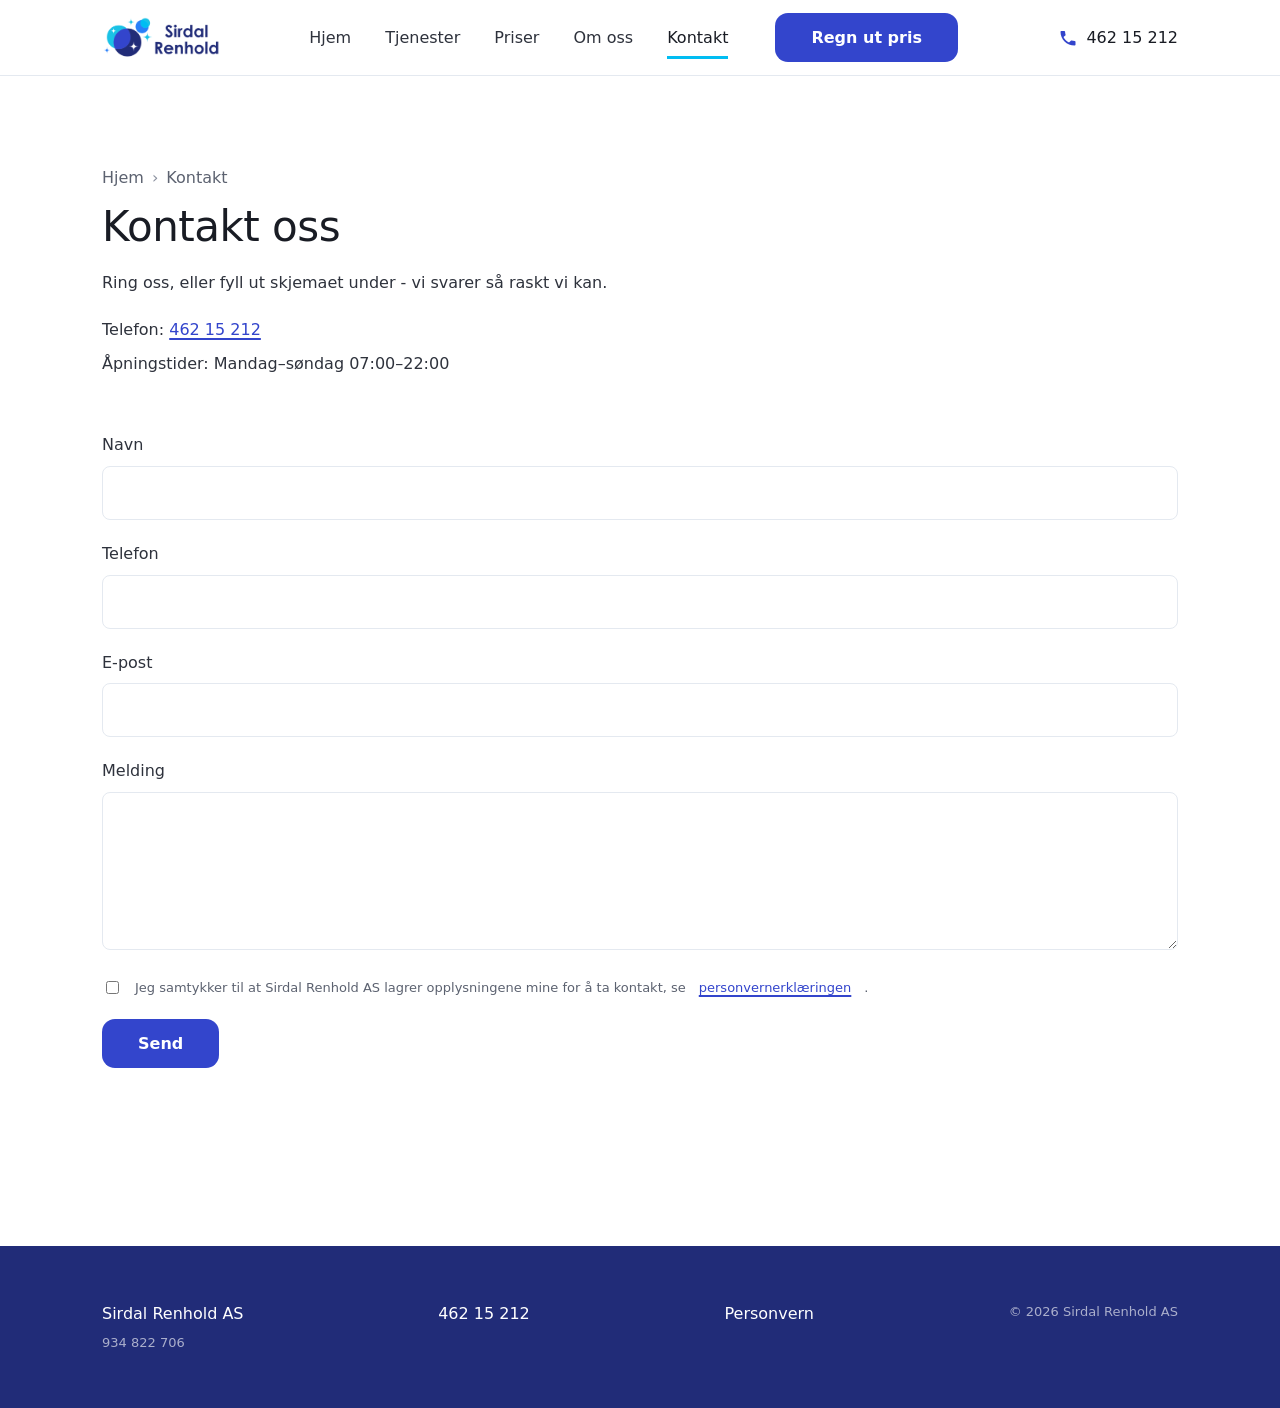
<file: kontakt.html>
<!doctype html>
<html lang="nb">
  <head>
    <meta charset="UTF-8" />
    <meta name="viewport" content="width=device-width, initial-scale=1" />
    <title>Kontakt oss – Sirdal Renhold AS</title>
    <meta
      name="description"
      content="Ta kontakt med Sirdal Renhold AS for hyttevask, flyttevask og mer. Ring oss eller send en henvendelse."
    />
    <meta property="og:type" content="website" />
    <meta property="og:site_name" content="Sirdal Renhold AS" />
    <meta property="og:title" content="Kontakt oss – Sirdal Renhold AS" />
    <meta
      property="og:description"
      content="Ta kontakt med Sirdal Renhold AS for hyttevask, flyttevask og mer. Ring oss eller send en henvendelse."
    />
    <meta property="og:url" content="https://sirdalrenhold.no/kontakt.html" />
    <meta
      property="og:image"
      content="https://sirdalrenhold.no/assets/img/og-image.png"
    />
    <meta property="og:locale" content="nb_NO" />
    <meta name="twitter:card" content="summary_large_image" />

    <link rel="icon" href="/favicon.ico" sizes="32x32" />
    <link rel="icon" href="/assets/img/icon.svg" type="image/svg+xml" />
    <link rel="apple-touch-icon" href="/assets/img/apple-touch-icon.png" />
    <meta name="theme-color" content="#212C78" />
    <link rel="canonical" href="https://sirdalrenhold.no/kontakt.html" />
    <link rel="stylesheet" href="/assets/css/tokens.css" />
    <link rel="stylesheet" href="/assets/css/base.css" />
    <link rel="stylesheet" href="/assets/css/components.css" />
    <link rel="apple-touch-icon" sizes="180x180" href="/apple-touch-icon.png" />
    <link rel="icon" type="image/png" sizes="32x32" href="/favicon-32x32.png" />
    <link rel="icon" type="image/png" sizes="16x16" href="/favicon-16x16.png" />
    <link rel="manifest" href="/site.webmanifest" />
    <meta name="theme-color" content="#212C78" />

    <script type="application/ld+json">
      {
        "@context": "https://schema.org",
        "@type": "BreadcrumbList",
        "itemListElement": [
          {
            "@type": "ListItem",
            "position": 1,
            "name": "Hjem",
            "item": "https://sirdalrenhold.no/"
          },
          { "@type": "ListItem", "position": 2, "name": "Kontakt" }
        ]
      }
    </script>
  </head>
  <body>
    <a class="skip-link" href="#main">Hopp til hovedinnhold</a>
    <header class="site-header">
      <div class="container header-inner">
        <a
          class="logo"
          href="/index.html"
          aria-label="Sirdal Renhold – til forsiden"
        >
          <img src="/assets/img/logo.png" alt="" width="600" height="213" />
        </a>
        <a
          class="header-phone"
          data-business="phone-href"
          href="tel:+4746215212"
        >
          <svg
            class="icon"
            viewBox="0 0 24 24"
            aria-hidden="true"
            focusable="false"
          >
            <path
              d="M6.6 10.8c1.4 2.8 3.8 5.1 6.6 6.6l2.2-2.2c.3-.3.7-.4 1-.2 1.1.4 2.3.6 3.6.6.6 0 1 .4 1 1V20c0 .6-.4 1-1 1C10.4 21 3 13.6 3 4.5c0-.6.4-1 1-1h3.5c.6 0 1 .4 1 1 0 1.2.2 2.4.6 3.6.1.4 0 .8-.3 1z"
            />
          </svg>
          <span data-business="phone-display">462 15 212</span>
        </a>
        <button
          class="hamburger"
          type="button"
          aria-expanded="false"
          aria-controls="main-nav"
          data-nav-toggle
        >
          <span class="sr-only">Åpne meny</span>
          <span class="hamburger-bar" aria-hidden="true"></span>
          <span class="hamburger-bar" aria-hidden="true"></span>
          <span class="hamburger-bar" aria-hidden="true"></span>
        </button>
        <nav class="main-nav" id="main-nav" data-nav aria-label="Hovedmeny">
          <ul>
            <li><a href="/index.html">Hjem</a></li>
            <li><a href="/tjenester.html">Tjenester</a></li>
            <li><a href="/priser.html">Priser</a></li>
            <li><a href="/om-oss.html">Om oss</a></li>
            <li><a href="/kontakt.html" aria-current="page">Kontakt</a></li>
            <li>
              <a class="btn btn-primary nav-cta" href="/priser.html"
                >Regn ut pris</a
              >
            </li>
          </ul>
        </nav>
      </div>
    </header>

    <main id="main">
      <section class="section">
        <div class="container">
          <nav class="breadcrumb" aria-label="Brødsmuler">
            <ol>
              <li><a href="/index.html">Hjem</a></li>
              <li aria-current="page">Kontakt</li>
            </ol>
          </nav>
          <h1>Kontakt oss</h1>
          <p>
            Ring oss, eller fyll ut skjemaet under - vi svarer så raskt vi kan.
          </p>

          <ul class="contact-list">
            <li>
              Telefon:
              <a data-business="phone-href" href="tel:+4746215212"
                ><span data-business="phone-display">462 15 212</span></a
              >
            </li>

            <li>Åpningstider: Mandag–søndag 07:00–22:00</li>
          </ul>

          <!-- Native Netlify Form: it stores the lead, notifies the client
             (Netlify → Forms → Form notifications) and triggers the
             confirmation e-mail in netlify/functions/submission-created.mjs.
             It posts without JavaScript, so it keeps working if a script
             fails to load. Do not add a submit handler that calls
             preventDefault — the submission would never reach Netlify. -->
          <form
            name="kontakt"
            method="POST"
            action="/takk.html"
            data-netlify="true"
            netlify-honeypot="company"
          >
            <input type="hidden" name="form-name" value="kontakt" />
            <div class="sr-only" aria-hidden="true">
              <label for="contact-company">Firma</label>
              <input
                type="text"
                id="contact-company"
                name="company"
                tabindex="-1"
                autocomplete="off"
              />
            </div>
            <div class="form-field">
              <label for="contact-name">Navn</label>
              <input
                type="text"
                id="contact-name"
                name="name"
                required
                autocomplete="name"
              />
            </div>
            <div class="form-field">
              <label for="contact-phone">Telefon</label>
              <input
                type="tel"
                id="contact-phone"
                name="phone"
                required
                autocomplete="tel"
              />
            </div>
            <div class="form-field">
              <label for="contact-email">E-post</label>
              <input
                type="email"
                id="contact-email"
                name="email"
                required
                autocomplete="email"
              />
            </div>
            <div class="form-field">
              <label for="contact-message">Melding</label>
              <textarea
                id="contact-message"
                name="message"
                rows="5"
                required
              ></textarea>
            </div>
            <label class="checkbox-field">
              <input
                type="checkbox"
                id="contact-consent"
                name="consent"
                required
              />
              Jeg samtykker til at Sirdal Renhold AS lagrer opplysningene mine
              for å ta kontakt, se
              <a href="/personvern.html">personvernerklæringen</a>.
            </label>
            <button type="submit" class="btn btn-primary">Send</button>
          </form>
        </div>
      </section>
    </main>

    <footer class="site-footer">
      <div class="container footer-inner">
        <div class="footer-brand">
          <p class="footer-name" data-business="name">Sirdal Renhold AS</p>
          <p class="footer-orgnr" data-business="org-nr">Org.nr: 934 822 706</p>
        </div>
        <ul class="footer-contact">
          <li>
            <a data-business="phone-href" href="tel:+4746215212"
              ><span data-business="phone-display">462 15 212</span></a
            >
          </li>
        </ul>
        <ul class="footer-links">
          <li><a href="/personvern.html">Personvern</a></li>
        </ul>
        <p class="footer-copy">
          &copy; <span data-year>2026</span> Sirdal Renhold AS
        </p>
      </div>
    </footer>
    <div class="sticky-cta" data-sticky-cta>
      <a class="btn btn-primary" href="/priser.html">Regn ut pris</a>
      <a
        class="btn btn-secondary"
        data-business="phone-href"
        href="tel:+4746215212"
        >Ring oss</a
      >
    </div>

    <script type="module" src="/assets/js/ui.js"></script>
  </body>
</html>
</file>
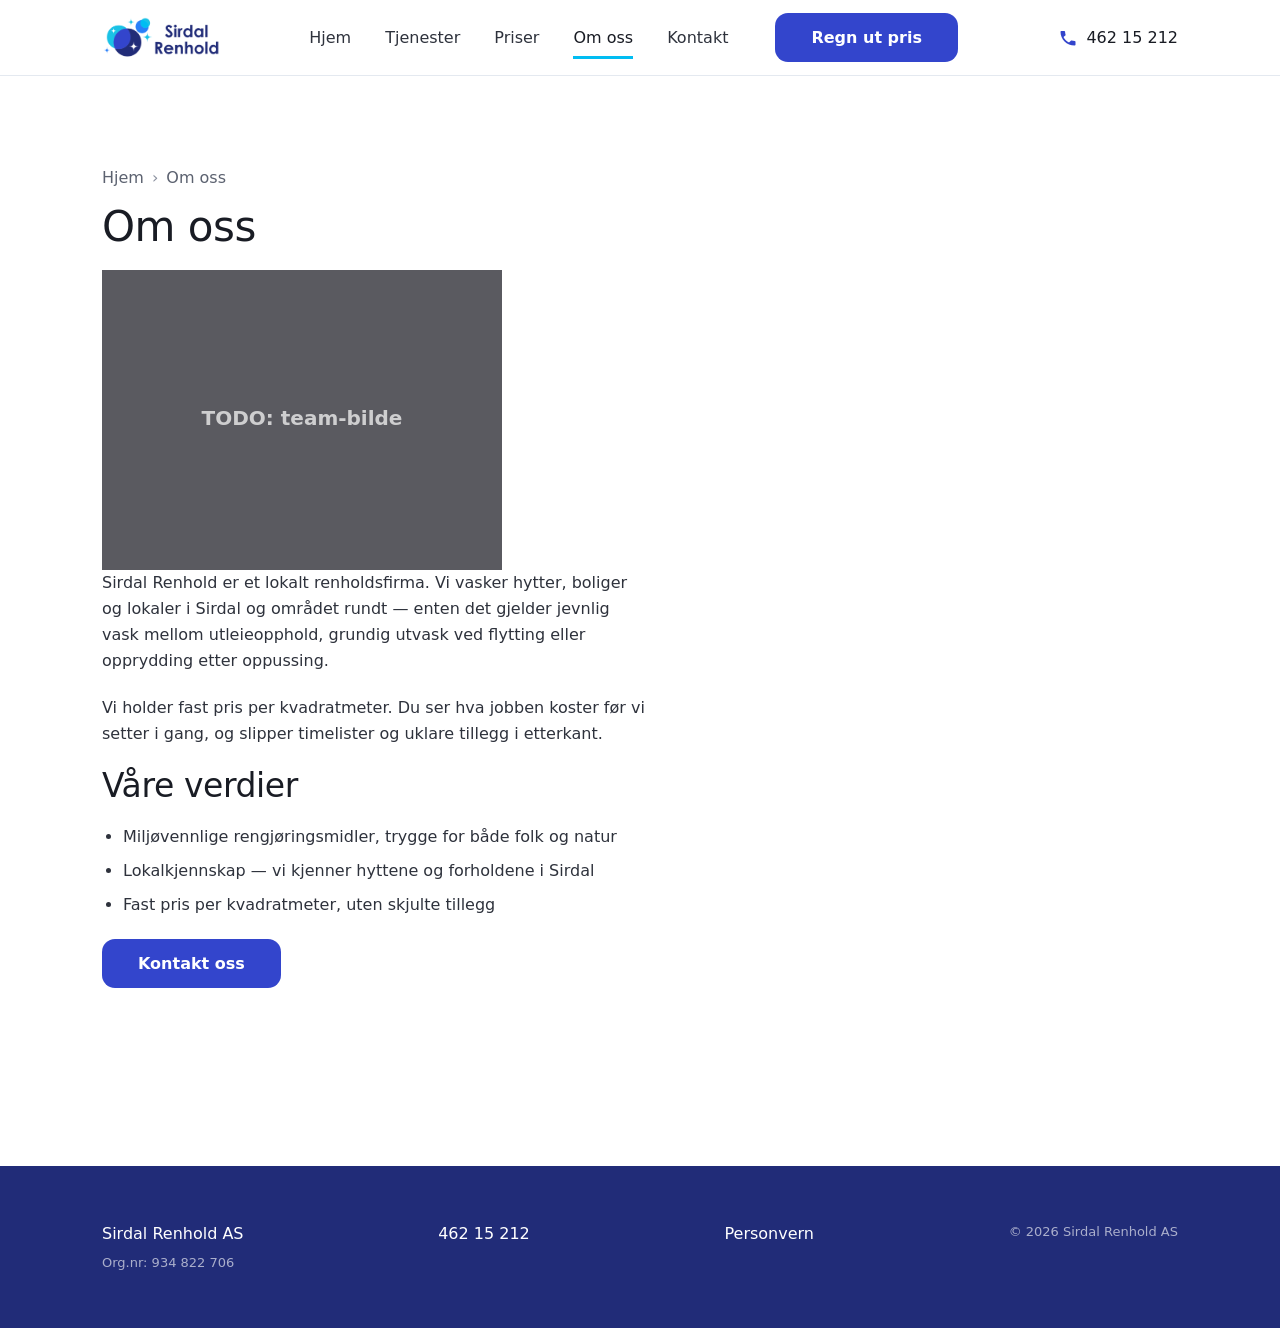
<file: om-oss.html>
<!doctype html>
<html lang="nb">
  <head>
    <meta charset="UTF-8" />
    <meta name="viewport" content="width=device-width, initial-scale=1" />
    <title>Om oss – Sirdal Renhold AS</title>
    <meta
      name="description"
      content="Møt Sirdal Renhold AS - lokal vaskehjelp i Sirdal med fokus på miljøvennlig rengjøring og fornøyde kunder."
    />

    <meta property="og:type" content="website" />
    <meta property="og:site_name" content="Sirdal Renhold AS" />
    <meta property="og:title" content="Om oss – Sirdal Renhold AS" />
    <meta
      property="og:description"
      content="Møt Sirdal Renhold AS - lokal vaskehjelp i Sirdal med fokus på miljøvennlig rengjøring og fornøyde kunder."
    />
    <meta property="og:url" content="https://sirdalrenhold.no/om-oss.html" />
    <meta
      property="og:image"
      content="https://sirdalrenhold.no/assets/img/og-image.png"
    />
    <meta property="og:locale" content="nb_NO" />
    <meta name="twitter:card" content="summary_large_image" />

    <link rel="canonical" href="https://sirdalrenhold.no/om-oss.html" />
    <link rel="stylesheet" href="/assets/css/tokens.css" />
    <link rel="stylesheet" href="/assets/css/base.css" />
    <link rel="stylesheet" href="/assets/css/components.css" />
    <link rel="apple-touch-icon" sizes="180x180" href="/apple-touch-icon.png" />
    <link rel="icon" type="image/png" sizes="32x32" href="/favicon-32x32.png" />
    <link rel="icon" type="image/png" sizes="16x16" href="/favicon-16x16.png" />
    <link rel="manifest" href="/site.webmanifest" />
    <meta name="theme-color" content="#212C78" />

    <script type="application/ld+json">
      {
        "@context": "https://schema.org",
        "@type": "BreadcrumbList",
        "itemListElement": [
          {
            "@type": "ListItem",
            "position": 1,
            "name": "Hjem",
            "item": "https://sirdalrenhold.no/"
          },
          { "@type": "ListItem", "position": 2, "name": "Om oss" }
        ]
      }
    </script>
  </head>
  <body>
    <a class="skip-link" href="#main">Hopp til hovedinnhold</a>
    <header class="site-header">
      <div class="container header-inner">
        <a
          class="logo"
          href="/index.html"
          aria-label="Sirdal Renhold – til forsiden"
        >
          <img src="/assets/img/logo.png" alt="" width="600" height="213" />
        </a>
        <a
          class="header-phone"
          data-business="phone-href"
          href="tel:+4746215212"
        >
          <svg
            class="icon"
            viewBox="0 0 24 24"
            aria-hidden="true"
            focusable="false"
          >
            <path
              d="M6.6 10.8c1.4 2.8 3.8 5.1 6.6 6.6l2.2-2.2c.3-.3.7-.4 1-.2 1.1.4 2.3.6 3.6.6.6 0 1 .4 1 1V20c0 .6-.4 1-1 1C10.4 21 3 13.6 3 4.5c0-.6.4-1 1-1h3.5c.6 0 1 .4 1 1 0 1.2.2 2.4.6 3.6.1.4 0 .8-.3 1z"
            />
          </svg>
          <span data-business="phone-display">462 15 212</span>
        </a>
        <button
          class="hamburger"
          type="button"
          aria-expanded="false"
          aria-controls="main-nav"
          data-nav-toggle
        >
          <span class="sr-only">Åpne meny</span>
          <span class="hamburger-bar" aria-hidden="true"></span>
          <span class="hamburger-bar" aria-hidden="true"></span>
          <span class="hamburger-bar" aria-hidden="true"></span>
        </button>
        <nav class="main-nav" id="main-nav" data-nav aria-label="Hovedmeny">
          <ul>
            <li><a href="/index.html">Hjem</a></li>
            <li><a href="/tjenester.html">Tjenester</a></li>
            <li><a href="/priser.html">Priser</a></li>
            <li><a href="/om-oss.html" aria-current="page">Om oss</a></li>
            <li><a href="/kontakt.html">Kontakt</a></li>
            <li>
              <a class="btn btn-primary nav-cta" href="/priser.html"
                >Regn ut pris</a
              >
            </li>
          </ul>
        </nav>
      </div>
    </header>

    <main id="main">
      <section class="section">
        <div class="container">
          <nav class="breadcrumb" aria-label="Brødsmuler">
            <ol>
              <li><a href="/index.html">Hjem</a></li>
              <li aria-current="page">Om oss</li>
            </ol>
          </nav>

          <h1>Om oss</h1>

          <!-- TODO: bytt ut med ekte bilde fra kunden -->
          <img
            src="/assets/img/about-placeholder.svg"
            alt="Rengjøring av hytte i Sirdal"
            width="400"
            height="300"
            loading="lazy"
          />

          <p>
            Sirdal Renhold er et lokalt renholdsfirma. Vi vasker hytter, boliger
            og lokaler i Sirdal og området rundt — enten det gjelder jevnlig
            vask mellom utleieopphold, grundig utvask ved flytting eller
            opprydding etter oppussing.
          </p>

          <p>
            Vi holder fast pris per kvadratmeter. Du ser hva jobben koster før
            vi setter i gang, og slipper timelister og uklare tillegg i
            etterkant.
          </p>

          <!-- TODO: avsnitt om firmaets historie - hvem startet det, når og
             hvorfor. Venter på informasjon fra kunden. -->

          <h2>Våre verdier</h2>
          <ul>
            <li>
              Miljøvennlige rengjøringsmidler, trygge for både folk og natur
            </li>
            <li>Lokalkjennskap — vi kjenner hyttene og forholdene i Sirdal</li>
            <li>Fast pris per kvadratmeter, uten skjulte tillegg</li>
          </ul>

          <p><a class="btn btn-primary" href="/kontakt.html">Kontakt oss</a></p>
        </div>
      </section>
    </main>

    <footer class="site-footer">
      <div class="container footer-inner">
        <div class="footer-brand">
          <p class="footer-name" data-business="name">Sirdal Renhold AS</p>
          <p class="footer-orgnr">
            Org.nr: <span data-business="org-nr">934 822 706</span>
          </p>
        </div>
        <ul class="footer-contact">
          <li>
            <a data-business="phone-href" href="tel:+4746215212"
              ><span data-business="phone-display">462 15 212</span></a
            >
          </li>
          <!-- TODO: e-post fra kunden - legg tilbake når adressen er kjent -->
        </ul>
        <ul class="footer-links">
          <li><a href="/personvern.html">Personvern</a></li>
        </ul>
        <p class="footer-copy">
          &copy; <span data-year>2026</span> Sirdal Renhold AS
        </p>
      </div>
    </footer>
    <div class="sticky-cta" data-sticky-cta>
      <a class="btn btn-primary" href="/priser.html">Regn ut pris</a>
      <a
        class="btn btn-secondary"
        data-business="phone-href"
        href="tel:+4746215212"
        >Ring oss</a
      >
    </div>

    <script type="module" src="/assets/js/ui.js"></script>
  </body>
</html>
</file>
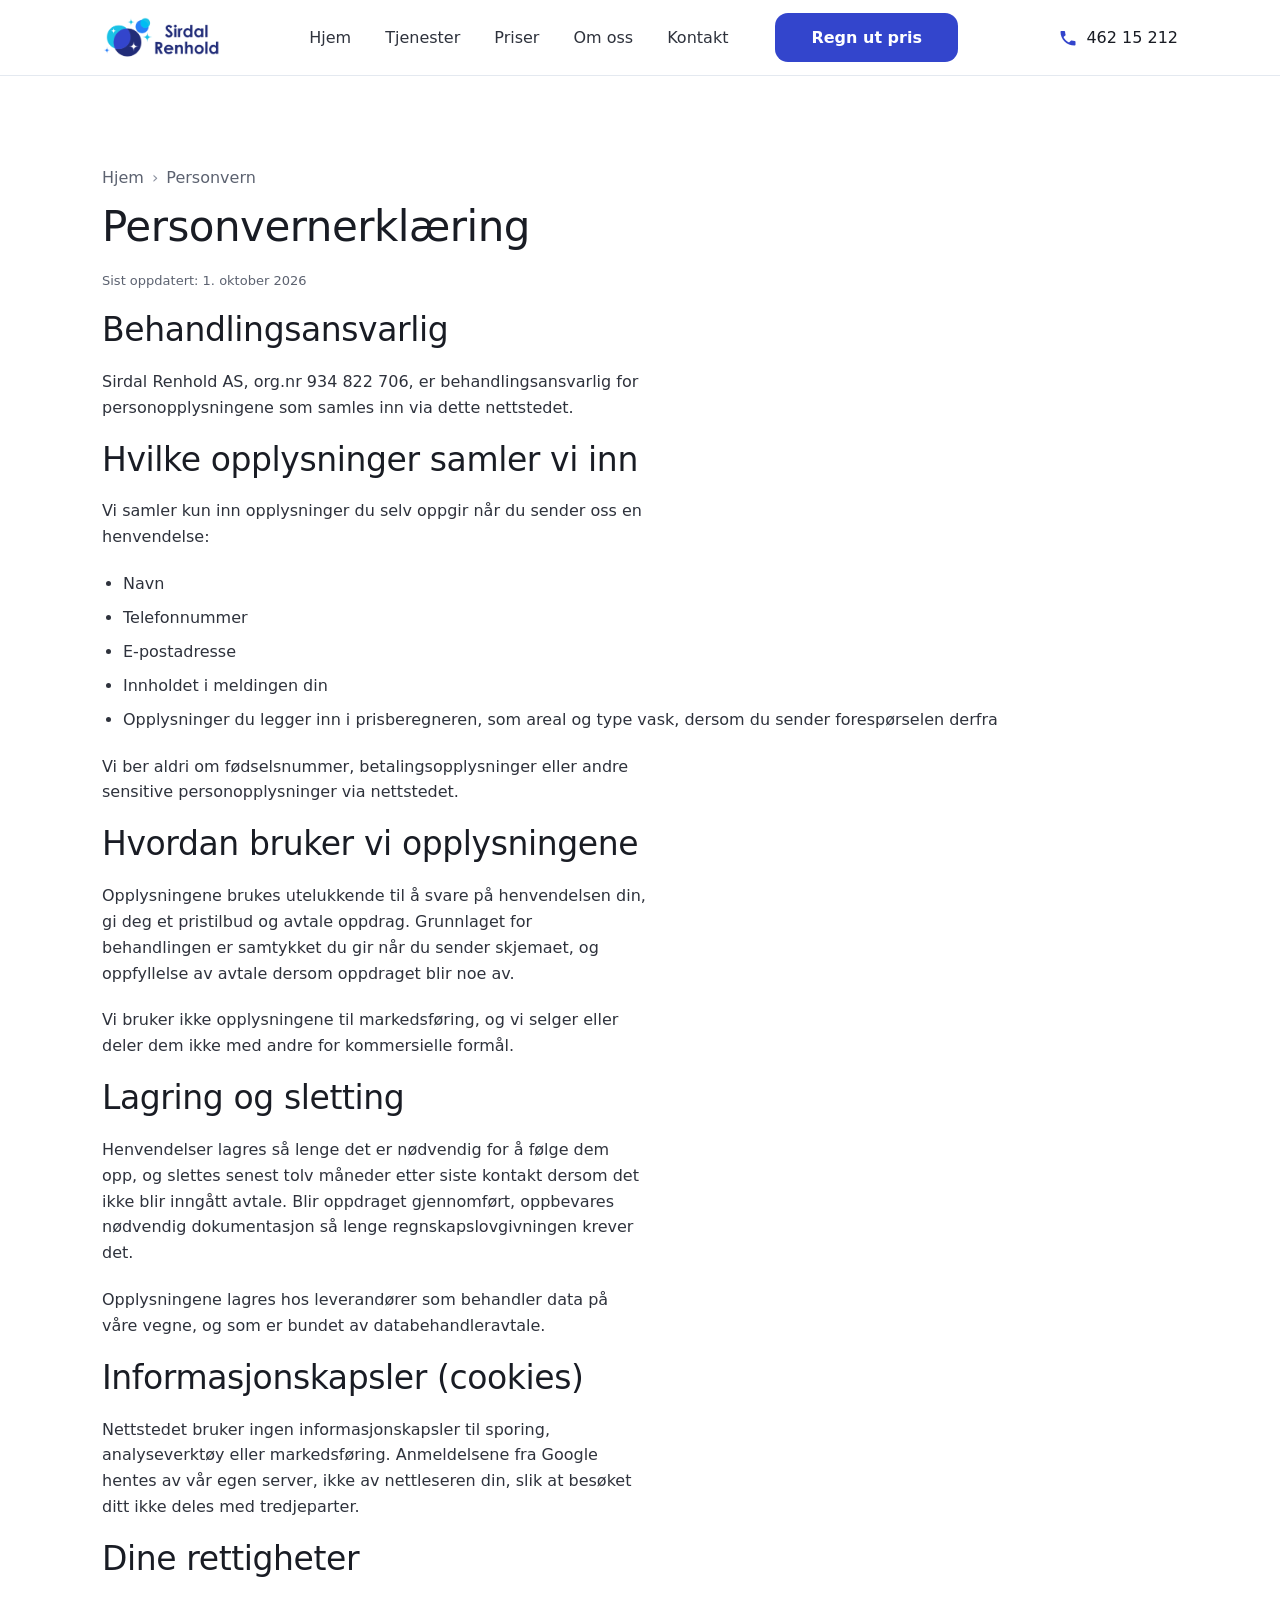
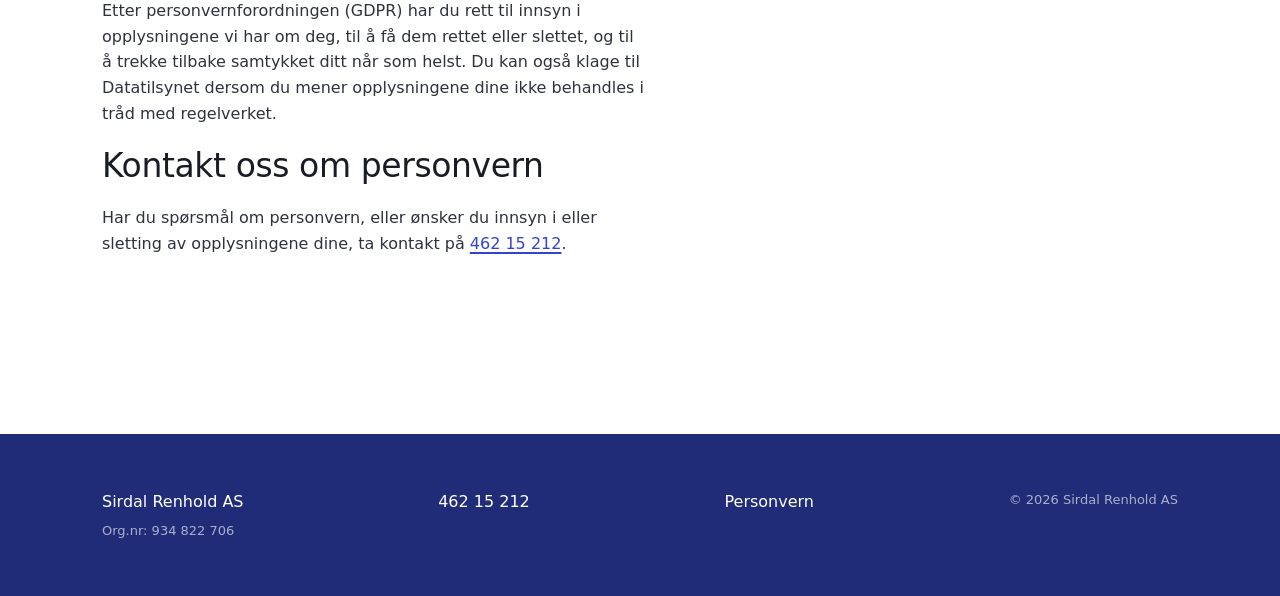
<file: personvern.html>
<!doctype html>
<html lang="nb">
  <head>
    <meta charset="UTF-8" />
    <meta name="viewport" content="width=device-width, initial-scale=1" />
    <title>Personvern – Sirdal Renhold AS</title>
    <meta
      name="description"
      content="Personvernerklæring for Sirdal Renhold AS - hvordan vi behandler personopplysninger."
    />

    <meta property="og:type" content="website" />
    <meta property="og:site_name" content="Sirdal Renhold AS" />
    <meta property="og:title" content="Personvern – Sirdal Renhold AS" />
    <meta
      property="og:description"
      content="Personvernerklæring for Sirdal Renhold AS - hvordan vi behandler personopplysninger."
    />
    <meta
      property="og:url"
      content="https://sirdalrenhold.no/personvern.html"
    />
    <meta
      property="og:image"
      content="https://sirdalrenhold.no/assets/img/og-image.png"
    />
    <meta property="og:locale" content="nb_NO" />
    <meta name="twitter:card" content="summary_large_image" />

    <link rel="canonical" href="https://sirdalrenhold.no/personvern.html" />
    <link rel="stylesheet" href="/assets/css/tokens.css" />
    <link rel="stylesheet" href="/assets/css/base.css" />
    <link rel="stylesheet" href="/assets/css/components.css" />
    <link rel="apple-touch-icon" sizes="180x180" href="/apple-touch-icon.png" />
    <link rel="icon" type="image/png" sizes="32x32" href="/favicon-32x32.png" />
    <link rel="icon" type="image/png" sizes="16x16" href="/favicon-16x16.png" />
    <link rel="manifest" href="/site.webmanifest" />
    <meta name="theme-color" content="#212C78" />

    <script type="application/ld+json">
      {
        "@context": "https://schema.org",
        "@type": "BreadcrumbList",
        "itemListElement": [
          {
            "@type": "ListItem",
            "position": 1,
            "name": "Hjem",
            "item": "https://sirdalrenhold.no/"
          },
          { "@type": "ListItem", "position": 2, "name": "Personvern" }
        ]
      }
    </script>
  </head>
  <body>
    <a class="skip-link" href="#main">Hopp til hovedinnhold</a>
    <header class="site-header">
      <div class="container header-inner">
        <a
          class="logo"
          href="/index.html"
          aria-label="Sirdal Renhold – til forsiden"
        >
          <img src="/assets/img/logo.png" alt="" width="600" height="213" />
        </a>
        <a
          class="header-phone"
          data-business="phone-href"
          href="tel:+4746215212"
        >
          <svg
            class="icon"
            viewBox="0 0 24 24"
            aria-hidden="true"
            focusable="false"
          >
            <path
              d="M6.6 10.8c1.4 2.8 3.8 5.1 6.6 6.6l2.2-2.2c.3-.3.7-.4 1-.2 1.1.4 2.3.6 3.6.6.6 0 1 .4 1 1V20c0 .6-.4 1-1 1C10.4 21 3 13.6 3 4.5c0-.6.4-1 1-1h3.5c.6 0 1 .4 1 1 0 1.2.2 2.4.6 3.6.1.4 0 .8-.3 1z"
            />
          </svg>
          <span data-business="phone-display">462 15 212</span>
        </a>
        <button
          class="hamburger"
          type="button"
          aria-expanded="false"
          aria-controls="main-nav"
          data-nav-toggle
        >
          <span class="sr-only">Åpne meny</span>
          <span class="hamburger-bar" aria-hidden="true"></span>
          <span class="hamburger-bar" aria-hidden="true"></span>
          <span class="hamburger-bar" aria-hidden="true"></span>
        </button>
        <nav class="main-nav" id="main-nav" data-nav aria-label="Hovedmeny">
          <ul>
            <li><a href="/index.html">Hjem</a></li>
            <li><a href="/tjenester.html">Tjenester</a></li>
            <li><a href="/priser.html">Priser</a></li>
            <li><a href="/om-oss.html">Om oss</a></li>
            <li><a href="/kontakt.html">Kontakt</a></li>
            <li>
              <a class="btn btn-primary nav-cta" href="/priser.html"
                >Regn ut pris</a
              >
            </li>
          </ul>
        </nav>
      </div>
    </header>

    <main id="main">
      <section class="section">
        <div class="container">
          <nav class="breadcrumb" aria-label="Brødsmuler">
            <ol>
              <li><a href="/index.html">Hjem</a></li>
              <li aria-current="page">Personvern</li>
            </ol>
          </nav>

          <h1>Personvernerklæring</h1>

          <!-- TODO: oppdater datoen når teksten er godkjent av kunden -->
          <p class="text-sm">Sist oppdatert: 1. oktober 2026</p>

          <h2>Behandlingsansvarlig</h2>
          <p>
            Sirdal Renhold AS, org.nr
            <span data-business="org-nr">934 822 706</span>, er
            behandlingsansvarlig for personopplysningene som samles inn via
            dette nettstedet.
          </p>

          <h2>Hvilke opplysninger samler vi inn</h2>
          <p>
            Vi samler kun inn opplysninger du selv oppgir når du sender oss en
            henvendelse:
          </p>
          <ul>
            <li>Navn</li>
            <li>Telefonnummer</li>
            <li>E-postadresse</li>
            <li>Innholdet i meldingen din</li>
            <li>
              Opplysninger du legger inn i prisberegneren, som areal og type
              vask, dersom du sender forespørselen derfra
            </li>
          </ul>
          <p>
            Vi ber aldri om fødselsnummer, betalingsopplysninger eller andre
            sensitive personopplysninger via nettstedet.
          </p>

          <h2>Hvordan bruker vi opplysningene</h2>
          <p>
            Opplysningene brukes utelukkende til å svare på henvendelsen din, gi
            deg et pristilbud og avtale oppdrag. Grunnlaget for behandlingen er
            samtykket du gir når du sender skjemaet, og oppfyllelse av avtale
            dersom oppdraget blir noe av.
          </p>
          <p>
            Vi bruker ikke opplysningene til markedsføring, og vi selger eller
            deler dem ikke med andre for kommersielle formål.
          </p>

          <h2>Lagring og sletting</h2>
          <!-- TODO: bekreft lagringstid og lagringssted med kunden -->
          <p>
            Henvendelser lagres så lenge det er nødvendig for å følge dem opp,
            og slettes senest tolv måneder etter siste kontakt dersom det ikke
            blir inngått avtale. Blir oppdraget gjennomført, oppbevares
            nødvendig dokumentasjon så lenge regnskapslovgivningen krever det.
          </p>
          <p>
            Opplysningene lagres hos leverandører som behandler data på våre
            vegne, og som er bundet av databehandleravtale.
          </p>

          <h2>Informasjonskapsler (cookies)</h2>
          <p>
            Nettstedet bruker ingen informasjonskapsler til sporing,
            analyseverktøy eller markedsføring. Anmeldelsene fra Google hentes
            av vår egen server, ikke av nettleseren din, slik at besøket ditt
            ikke deles med tredjeparter.
          </p>

          <h2>Dine rettigheter</h2>
          <p>
            Etter personvernforordningen (GDPR) har du rett til innsyn i
            opplysningene vi har om deg, til å få dem rettet eller slettet, og
            til å trekke tilbake samtykket ditt når som helst. Du kan også klage
            til Datatilsynet dersom du mener opplysningene dine ikke behandles i
            tråd med regelverket.
          </p>

          <h2>Kontakt oss om personvern</h2>
          <p>
            Har du spørsmål om personvern, eller ønsker du innsyn i eller
            sletting av opplysningene dine, ta kontakt på
            <a data-business="phone-href" href="tel:+4746215212"
              ><span data-business="phone-display">462 15 212</span></a
            >.
          </p>
          <!-- TODO: legg til e-postadresse her når kunden har oppgitt den -->
        </div>
      </section>
    </main>

    <footer class="site-footer">
      <div class="container footer-inner">
        <div class="footer-brand">
          <p class="footer-name" data-business="name">Sirdal Renhold AS</p>
          <p class="footer-orgnr">
            Org.nr: <span data-business="org-nr">934 822 706</span>
          </p>
        </div>
        <ul class="footer-contact">
          <li>
            <a data-business="phone-href" href="tel:+4746215212"
              ><span data-business="phone-display">462 15 212</span></a
            >
          </li>
          <!-- TODO: e-post fra kunden - legg tilbake når adressen er kjent -->
        </ul>
        <ul class="footer-links">
          <li><a href="/personvern.html">Personvern</a></li>
        </ul>
        <p class="footer-copy">
          &copy; <span data-year>2026</span> Sirdal Renhold AS
        </p>
      </div>
    </footer>
    <div class="sticky-cta" data-sticky-cta>
      <a class="btn btn-primary" href="/priser.html">Regn ut pris</a>
      <a
        class="btn btn-secondary"
        data-business="phone-href"
        href="tel:+4746215212"
        >Ring oss</a
      >
    </div>

    <script type="module" src="/assets/js/ui.js"></script>
  </body>
</html>
</file>
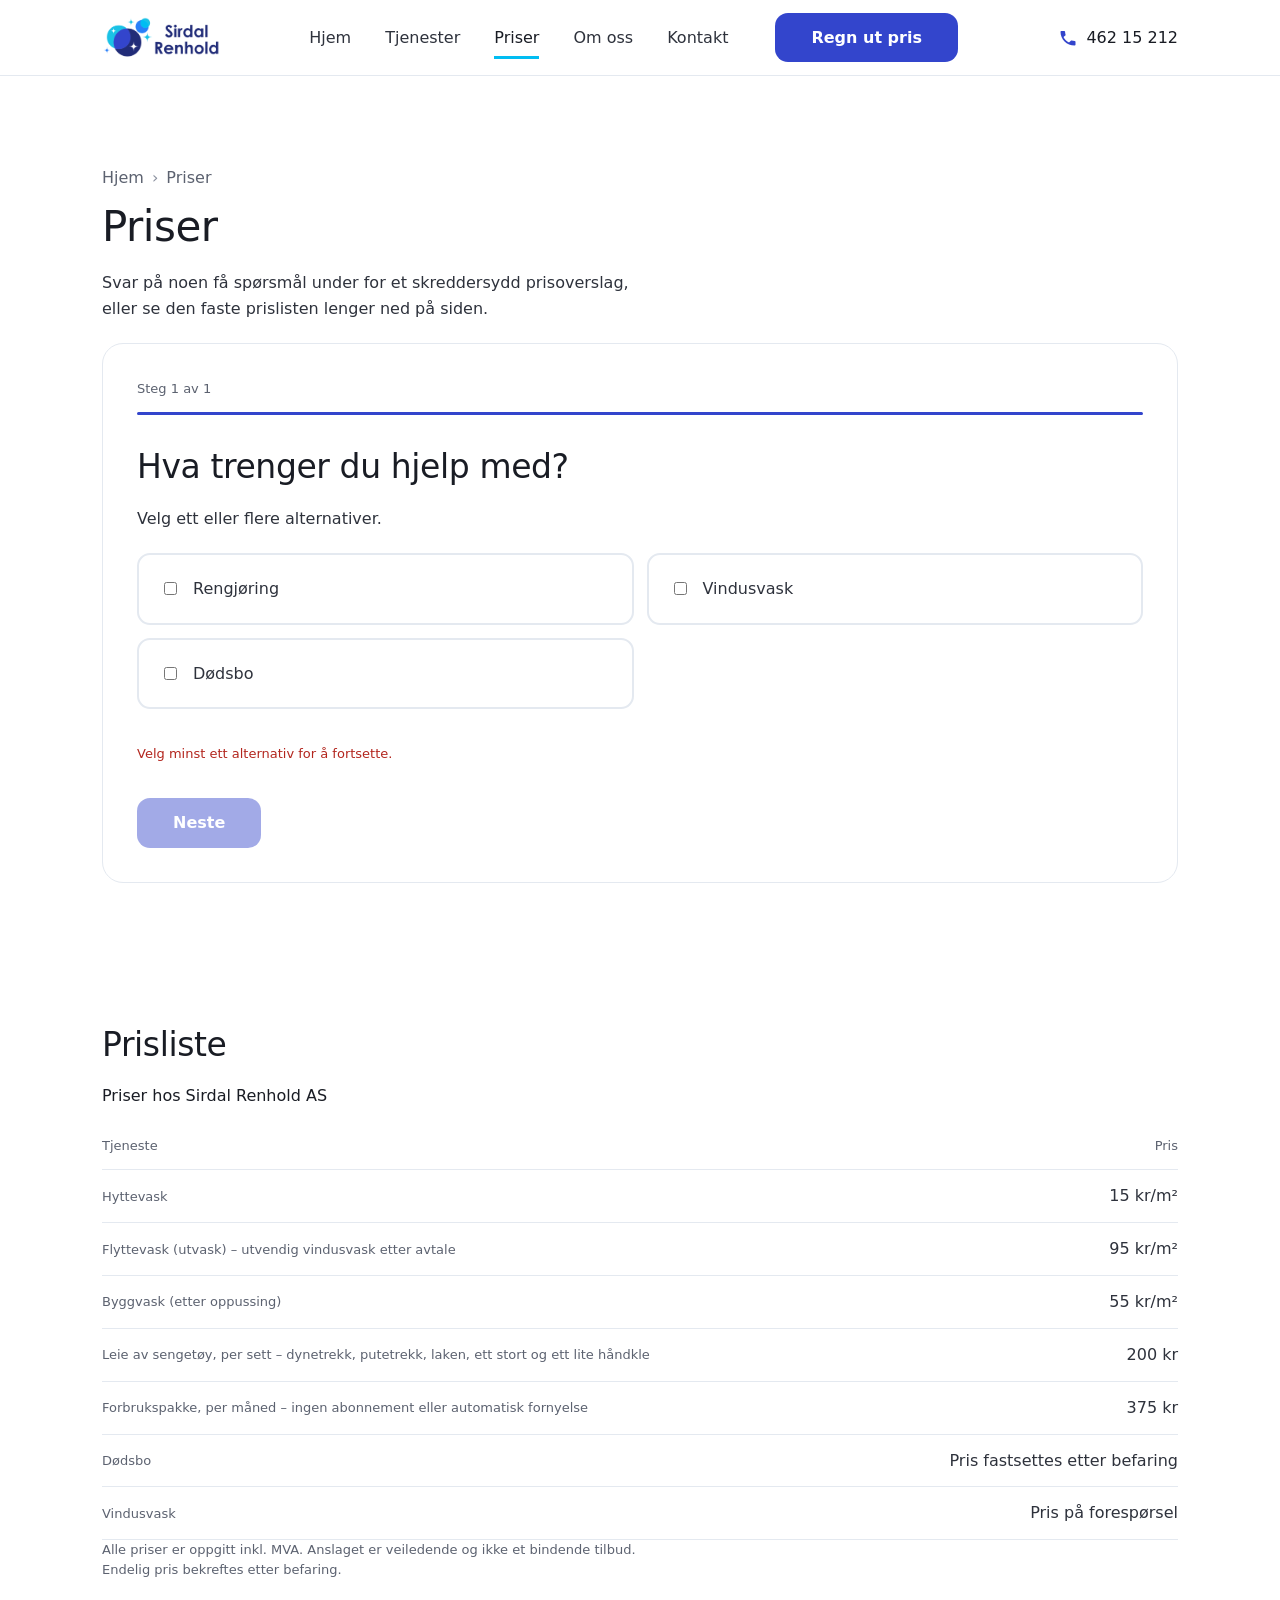
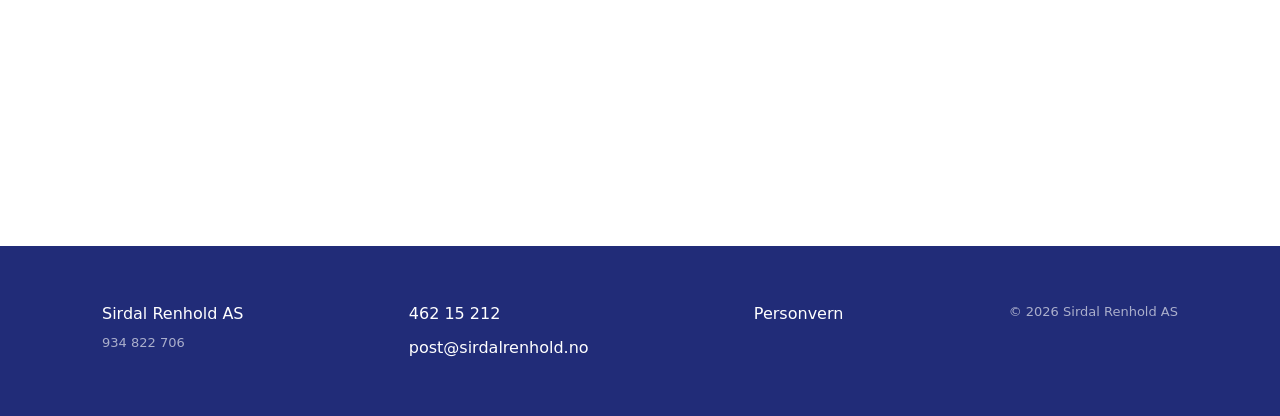
<file: priser.html>
<!doctype html>
<html lang="nb">
  <head>
    <meta charset="UTF-8" />
    <meta name="viewport" content="width=device-width, initial-scale=1" />
    <title>Priser – Sirdal Renhold AS</title>
    <meta
      name="description"
      content="Se priser for hyttevask, flyttevask, byggvask, vindusvask og dødsbo hos Sirdal Renhold. Alle priser inkl. MVA."
    />
    <meta property="og:type" content="website" />
    <meta property="og:site_name" content="Sirdal Renhold AS" />
    <meta property="og:title" content="Priser – Sirdal Renhold AS" />
    <meta
      property="og:description"
      content="Se priser for hyttevask, flyttevask, byggvask, vindusvask og dødsbo hos Sirdal Renhold. Alle priser inkl. MVA."
    />
    <meta property="og:url" content="https://sirdalrenhold.no/priser.html" />
    <meta
      property="og:image"
      content="https://sirdalrenhold.no/assets/img/og-image.png"
    />
    <meta property="og:locale" content="nb_NO" />
    <meta name="twitter:card" content="summary_large_image" />

    <link rel="icon" href="/favicon.ico" sizes="32x32" />
    <link rel="icon" href="/assets/img/icon.svg" type="image/svg+xml" />
    <link rel="apple-touch-icon" href="/assets/img/apple-touch-icon.png" />
    <meta name="theme-color" content="#212C78" />
    <link rel="canonical" href="https://sirdalrenhold.no/priser.html" />
    <link rel="stylesheet" href="/assets/css/tokens.css" />
    <link rel="stylesheet" href="/assets/css/base.css" />
    <link rel="stylesheet" href="/assets/css/components.css" />
    <link rel="apple-touch-icon" sizes="180x180" href="/apple-touch-icon.png" />
    <link rel="icon" type="image/png" sizes="32x32" href="/favicon-32x32.png" />
    <link rel="icon" type="image/png" sizes="16x16" href="/favicon-16x16.png" />
    <link rel="manifest" href="/site.webmanifest" />
    <meta name="theme-color" content="#212C78" />
    <script type="application/ld+json">
      {
        "@context": "https://schema.org",
        "@type": "BreadcrumbList",
        "itemListElement": [
          {
            "@type": "ListItem",
            "position": 1,
            "name": "Hjem",
            "item": "https://sirdalrenhold.no/"
          },
          { "@type": "ListItem", "position": 2, "name": "Priser" }
        ]
      }
    </script>
  </head>
  <body>
    <a class="skip-link" href="#main">Hopp til hovedinnhold</a>
    <header class="site-header">
      <div class="container header-inner">
        <a
          class="logo"
          href="/index.html"
          aria-label="Sirdal Renhold – til forsiden"
        >
          <img src="/assets/img/logo.png" alt="" width="600" height="213" />
        </a>
        <a
          class="header-phone"
          data-business="phone-href"
          href="tel:+4746215212"
        >
          <svg
            class="icon"
            viewBox="0 0 24 24"
            aria-hidden="true"
            focusable="false"
          >
            <path
              d="M6.6 10.8c1.4 2.8 3.8 5.1 6.6 6.6l2.2-2.2c.3-.3.7-.4 1-.2 1.1.4 2.3.6 3.6.6.6 0 1 .4 1 1V20c0 .6-.4 1-1 1C10.4 21 3 13.6 3 4.5c0-.6.4-1 1-1h3.5c.6 0 1 .4 1 1 0 1.2.2 2.4.6 3.6.1.4 0 .8-.3 1z"
            />
          </svg>
          <span data-business="phone-display">462 15 212</span>
        </a>
        <button
          class="hamburger"
          type="button"
          aria-expanded="false"
          aria-controls="main-nav"
          data-nav-toggle
        >
          <span class="sr-only">Åpne meny</span>
          <span class="hamburger-bar" aria-hidden="true"></span>
          <span class="hamburger-bar" aria-hidden="true"></span>
          <span class="hamburger-bar" aria-hidden="true"></span>
        </button>
        <nav class="main-nav" id="main-nav" data-nav aria-label="Hovedmeny">
          <ul>
            <li><a href="/index.html">Hjem</a></li>
            <li><a href="/tjenester.html">Tjenester</a></li>
            <li><a href="/priser.html" aria-current="page">Priser</a></li>
            <li><a href="/om-oss.html">Om oss</a></li>
            <li><a href="/kontakt.html">Kontakt</a></li>
            <li>
              <a class="btn btn-primary nav-cta" href="/priser.html"
                >Regn ut pris</a
              >
            </li>
          </ul>
        </nav>
      </div>
    </header>

    <main id="main">
      <section class="section">
        <div class="container">
          <nav class="breadcrumb" aria-label="Brødsmuler">
            <ol>
              <li><a href="/index.html">Hjem</a></li>
              <li aria-current="page">Priser</li>
            </ol>
          </nav>
          <h1>Priser</h1>
          <p>
            Svar på noen få spørsmål under for et skreddersydd prisoverslag,
            eller se den faste prislisten lenger ned på siden.
          </p>

          <!-- Full price wizard - built entirely by assets/js/calculator.js.
             Not crawlable by search engines, so the static table below
             carries all price information for SEO purposes. -->
          <noscript>
            <p class="wizard-note">
              Prisoverslaget krever JavaScript. Se prislisten under, eller
              <a data-business="phone-href" href="tel:+4746215212">ring oss</a>
              for et tilbud.
            </p>
          </noscript>
          <section
            class="wizard"
            data-wizard
            aria-label="Prisoverslag steg for steg"
          ></section>

          <!-- Netlify registers forms by parsing the built HTML, and never
             sees the one the wizard creates at runtime. This hidden copy is
             what makes the "prisforesporsel" form exist, so the field names
             here must match the ones in assets/js/calculator.js exactly.
             Do not delete it: without it every submission 404s. -->
          <form
            name="prisforesporsel"
            data-netlify="true"
            netlify-honeypot="bot-field"
            hidden
          >
            <input type="hidden" name="form-name" value="prisforesporsel" />
            <input type="text" name="bot-field" />
            <input type="text" name="tjeneste" />
            <input type="text" name="areal" />
            <input type="text" name="vindusvask" />
            <input type="text" name="tillegg" />
            <input type="text" name="anslag" />
            <input type="text" name="name" />
            <input type="tel" name="phone" />
            <input type="email" name="email" />
            <textarea name="message"></textarea>
            <input type="checkbox" name="consent" />
          </form>

          <!-- Static price table - always visible, no JavaScript required.
             This is the only SEO-crawlable carrier of price phrases, so
             keep it in sync with assets/js/config.js by hand. -->
          <section class="section section--ruled" id="prisliste">
            <h2>Prisliste</h2>
            <table class="price-table">
              <caption>
                Priser hos Sirdal Renhold AS
              </caption>
              <thead>
                <tr>
                  <th scope="col">Tjeneste</th>
                  <th scope="col">Pris</th>
                </tr>
              </thead>
              <tbody>
                <tr>
                  <th scope="row">Hyttevask</th>
                  <td>15 kr/m²</td>
                </tr>
                <tr>
                  <th scope="row">
                    Flyttevask (utvask) – utvendig vindusvask etter avtale
                  </th>
                  <td>95 kr/m²</td>
                </tr>
                <tr>
                  <th scope="row">Byggvask (etter oppussing)</th>
                  <td>55 kr/m²</td>
                </tr>
                <tr>
                  <th scope="row">
                    Leie av sengetøy, per sett – dynetrekk, putetrekk, laken,
                    ett stort og ett lite håndkle
                  </th>
                  <td>200 kr</td>
                </tr>
                <tr>
                  <th scope="row">
                    Forbrukspakke, per måned – ingen abonnement eller
                    automatisk fornyelse
                  </th>
                  <td>375 kr</td>
                </tr>
                <tr>
                  <th scope="row">Dødsbo</th>
                  <td>Pris fastsettes etter befaring</td>
                </tr>
                <tr>
                  <th scope="row">Vindusvask</th>
                  <td>Pris på forespørsel</td>
                </tr>
              </tbody>
            </table>
            <p class="disclaimer">
              Alle priser er oppgitt inkl. MVA. Anslaget er veiledende og ikke
              et bindende tilbud. Endelig pris bekreftes etter befaring.
            </p>
          </section>
        </div>
      </section>
    </main>

    <footer class="site-footer">
      <div class="container footer-inner">
        <div class="footer-brand">
          <p class="footer-name" data-business="name">Sirdal Renhold AS</p>
          <p class="footer-orgnr" data-business="org-nr">Org.nr: 934 822 706</p>
        </div>
        <ul class="footer-contact">
          <li>
            <a data-business="phone-href" href="tel:+4746215212"
              ><span data-business="phone-display">462 15 212</span></a
            >
          </li>
          <li>
            <a data-business="email-href" href="mailto:post@sirdalrenhold.no"
              ><span data-business="email-display">post@sirdalrenhold.no</span></a
            >
          </li>
        </ul>
        <ul class="footer-links">
          <li><a href="/personvern.html">Personvern</a></li>
        </ul>
        <p class="footer-copy">
          &copy; <span data-year>2026</span> Sirdal Renhold AS
        </p>
      </div>
    </footer>
    <div class="sticky-cta" data-sticky-cta>
      <a class="btn btn-primary" href="/priser.html">Regn ut pris</a>
      <a
        class="btn btn-secondary"
        data-business="phone-href"
        href="tel:+4746215212"
        >Ring oss</a
      >
    </div>

    <script type="module" src="/assets/js/ui.js"></script>
    <script type="module">
      import { initPriceWizard } from '/assets/js/calculator.js';
      initPriceWizard();
    </script>
  </body>
</html>
</file>
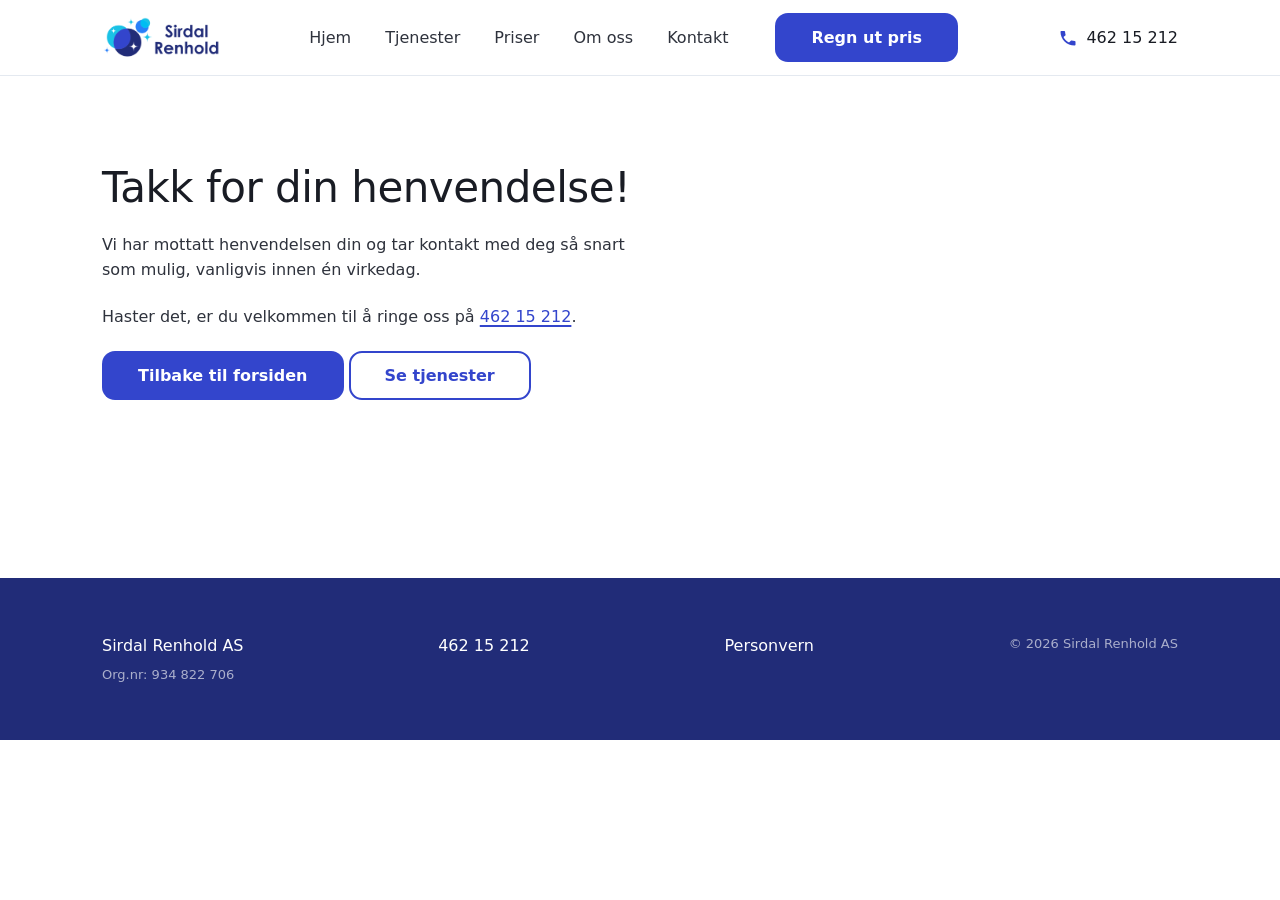
<file: takk.html>
<!doctype html>
<html lang="nb">
  <head>
    <meta charset="UTF-8" />
    <meta name="viewport" content="width=device-width, initial-scale=1" />
    <title>Takk for din henvendelse – Sirdal Renhold AS</title>
    <meta
      name="description"
      content="Takk for din henvendelse til Sirdal Renhold AS. Vi tar kontakt med deg så snart som mulig."
    />
    <!-- follow lar Google følge lenkene videre selv om siden ikke indekseres.
       Merk: Disallow /takk.html må fjernes fra robots.txt, ellers rekker
       aldri Google å lese denne linjen. -->
    <meta name="robots" content="noindex, follow" />

    <link rel="canonical" href="https://sirdalrenhold.no/takk.html" />
    <link rel="stylesheet" href="/assets/css/tokens.css" />
    <link rel="stylesheet" href="/assets/css/base.css" />
    <link rel="stylesheet" href="/assets/css/components.css" />
    <link rel="apple-touch-icon" sizes="180x180" href="/apple-touch-icon.png" />
    <link rel="icon" type="image/png" sizes="32x32" href="/favicon-32x32.png" />
    <link rel="icon" type="image/png" sizes="16x16" href="/favicon-16x16.png" />
    <link rel="manifest" href="/site.webmanifest" />
    <meta name="theme-color" content="#212C78" />
  </head>
  <body>
    <a class="skip-link" href="#main">Hopp til hovedinnhold</a>
    <header class="site-header">
      <div class="container header-inner">
        <a
          class="logo"
          href="/index.html"
          aria-label="Sirdal Renhold – til forsiden"
        >
          <img src="/assets/img/logo.png" alt="" width="600" height="213" />
        </a>
        <a
          class="header-phone"
          data-business="phone-href"
          href="tel:+4746215212"
        >
          <svg
            class="icon"
            viewBox="0 0 24 24"
            aria-hidden="true"
            focusable="false"
          >
            <path
              d="M6.6 10.8c1.4 2.8 3.8 5.1 6.6 6.6l2.2-2.2c.3-.3.7-.4 1-.2 1.1.4 2.3.6 3.6.6.6 0 1 .4 1 1V20c0 .6-.4 1-1 1C10.4 21 3 13.6 3 4.5c0-.6.4-1 1-1h3.5c.6 0 1 .4 1 1 0 1.2.2 2.4.6 3.6.1.4 0 .8-.3 1z"
            />
          </svg>
          <span data-business="phone-display">462 15 212</span>
        </a>
        <button
          class="hamburger"
          type="button"
          aria-expanded="false"
          aria-controls="main-nav"
          data-nav-toggle
        >
          <span class="sr-only">Åpne meny</span>
          <span class="hamburger-bar" aria-hidden="true"></span>
          <span class="hamburger-bar" aria-hidden="true"></span>
          <span class="hamburger-bar" aria-hidden="true"></span>
        </button>
        <nav class="main-nav" id="main-nav" data-nav aria-label="Hovedmeny">
          <ul>
            <li><a href="/index.html">Hjem</a></li>
            <li><a href="/tjenester.html">Tjenester</a></li>
            <li><a href="/priser.html">Priser</a></li>
            <li><a href="/om-oss.html">Om oss</a></li>
            <li><a href="/kontakt.html">Kontakt</a></li>
            <li>
              <a class="btn btn-primary nav-cta" href="/priser.html"
                >Regn ut pris</a
              >
            </li>
          </ul>
        </nav>
      </div>
    </header>

    <main id="main">
      <section class="section">
        <div class="container">
          <h1>Takk for din henvendelse!</h1>
          <p>
            Vi har mottatt henvendelsen din og tar kontakt med deg så snart som
            mulig, vanligvis innen én virkedag.
          </p>
          <p>
            Haster det, er du velkommen til å ringe oss på
            <a data-business="phone-href" href="tel:+4746215212"
              ><span data-business="phone-display">462 15 212</span></a
            >.
          </p>

          <!-- TODO: faza 3 - ingen bekreftelses-e-post sendes ennå. Denne
             siden vises selv om skjemadataene ikke går noe sted. Ikke sett
             domenet på denne versjonen før backend er koblet opp. -->

          <p>
            <a class="btn btn-primary" href="/index.html"
              >Tilbake til forsiden</a
            >
            <a class="btn btn-secondary" href="/tjenester.html">Se tjenester</a>
          </p>
        </div>
      </section>
    </main>

    <footer class="site-footer">
      <div class="container footer-inner">
        <div class="footer-brand">
          <p class="footer-name" data-business="name">Sirdal Renhold AS</p>
          <p class="footer-orgnr">
            Org.nr: <span data-business="org-nr">934 822 706</span>
          </p>
        </div>
        <ul class="footer-contact">
          <li>
            <a data-business="phone-href" href="tel:+4746215212"
              ><span data-business="phone-display">462 15 212</span></a
            >
          </li>
          <!-- TODO: e-post fra kunden - legg tilbake når adressen er kjent -->
        </ul>
        <ul class="footer-links">
          <li><a href="/personvern.html">Personvern</a></li>
        </ul>
        <p class="footer-copy">
          &copy; <span data-year>2026</span> Sirdal Renhold AS
        </p>
      </div>
    </footer>
    <div class="sticky-cta" data-sticky-cta>
      <a class="btn btn-primary" href="/priser.html">Regn ut pris</a>
      <a
        class="btn btn-secondary"
        data-business="phone-href"
        href="tel:+4746215212"
        >Ring oss</a
      >
    </div>

    <script type="module" src="/assets/js/ui.js"></script>
  </body>
</html>
</file>
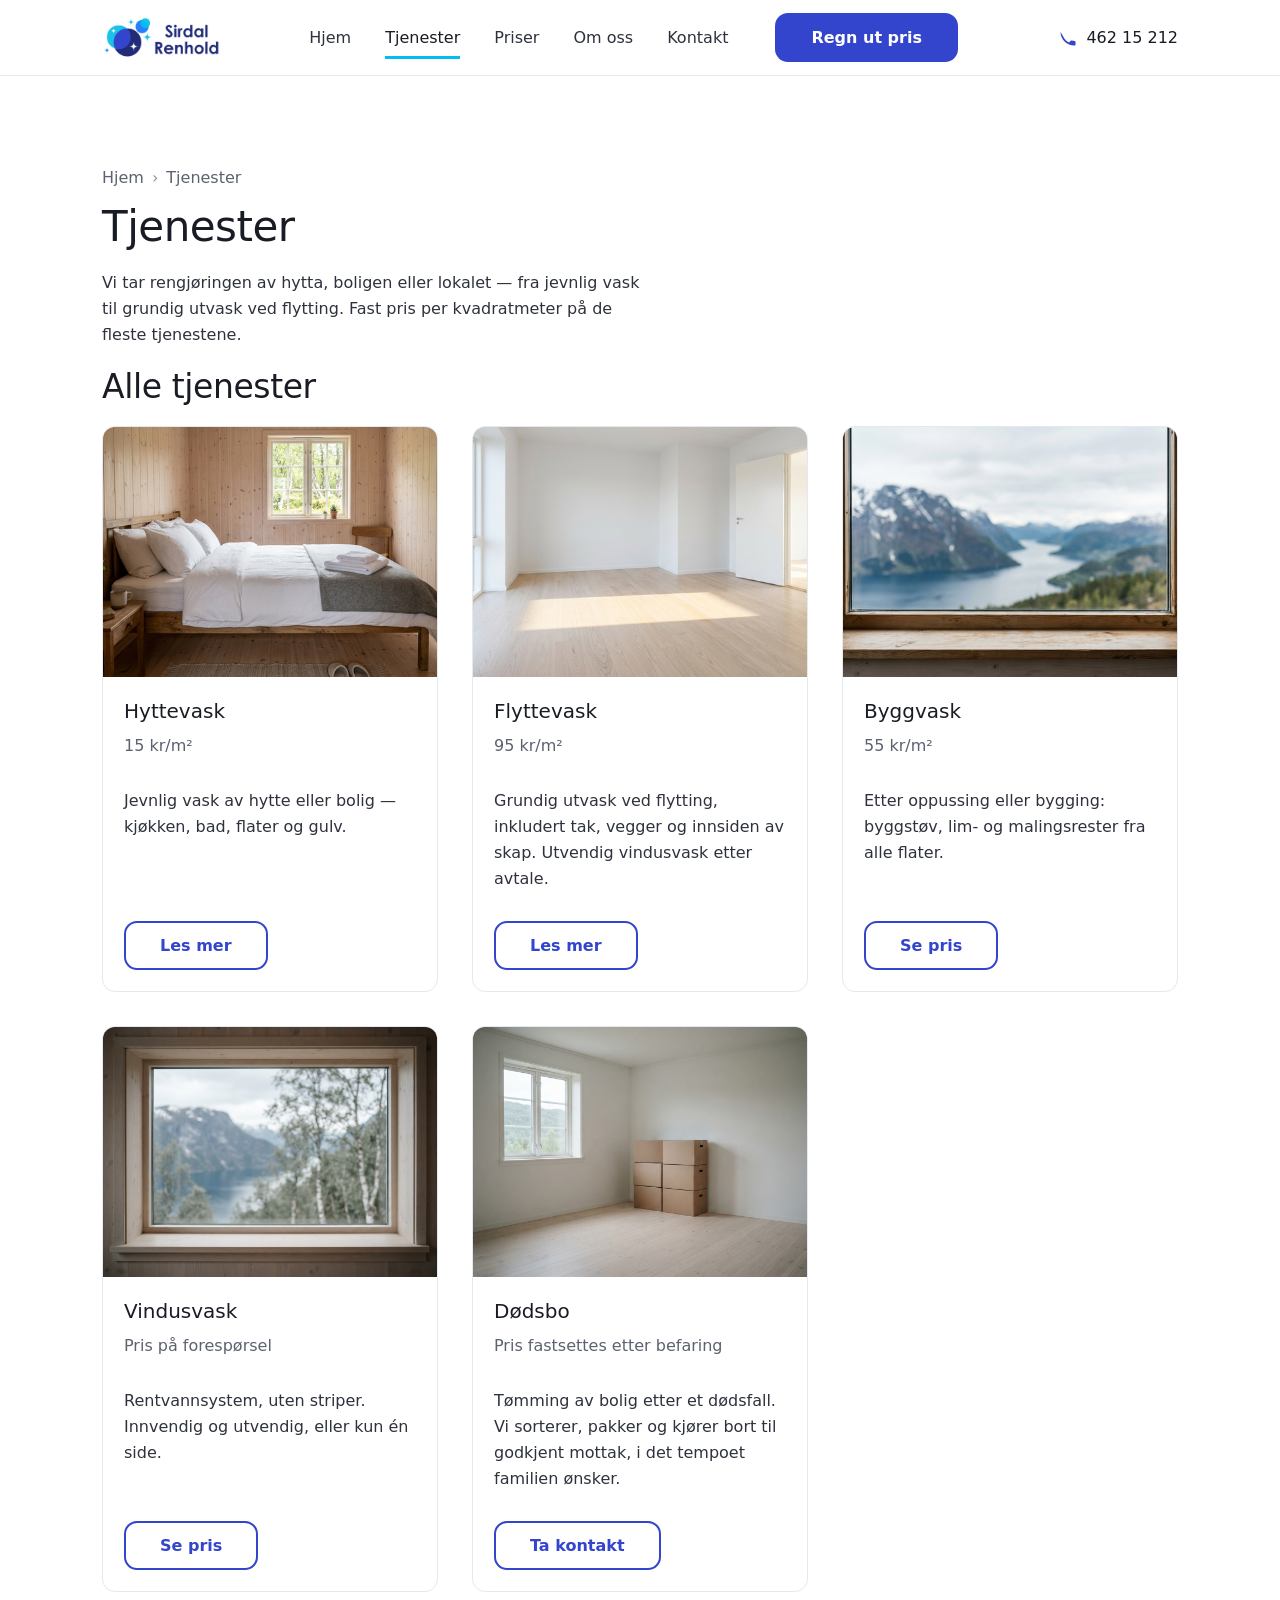
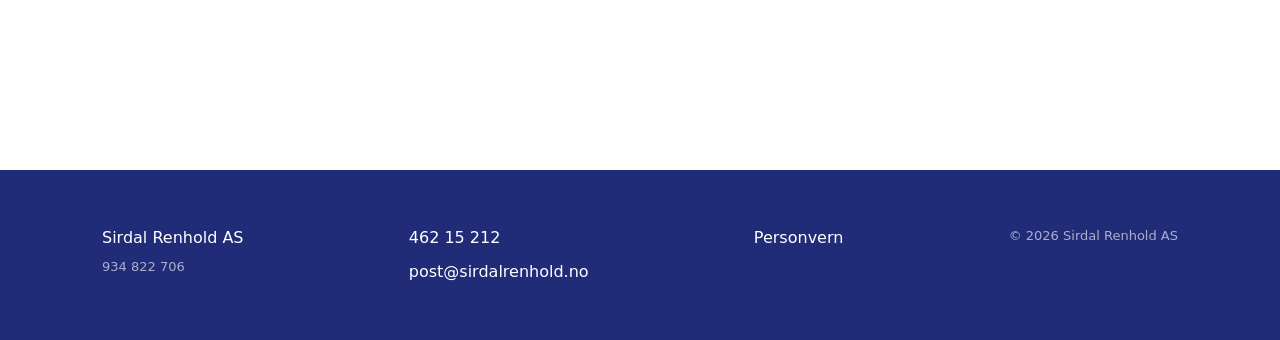
<file: tjenester.html>
<!doctype html>
<html lang="nb">
  <head>
    <meta charset="UTF-8" />
    <meta name="viewport" content="width=device-width, initial-scale=1" />
    <title>Tjenester – Sirdal Renhold AS</title>
    <meta
      name="description"
      content="Se alle tjenester fra Sirdal Renhold: hyttevask, flyttevask, byggvask, vindusvask og dødsbo. Faste priser inkl. MVA."
    />
    <meta property="og:type" content="website">
<meta property="og:site_name" content="Sirdal Renhold AS">
<meta property="og:title" content="Tjenester – Sirdal Renhold AS">
<meta property="og:description" content="Se alle tjenester fra Sirdal Renhold: hyttevask, flyttevask, byggvask, vindusvask og dødsbo. Faste priser inkl. MVA.">
<meta property="og:url" content="https://sirdalrenhold.no/tjenester.html">
<meta property="og:image" content="https://sirdalrenhold.no/assets/img/og-image.png">
<meta property="og:locale" content="nb_NO">
<meta name="twitter:card" content="summary_large_image">
    <link rel="canonical" href="https://sirdalrenhold.no/tjenester.html" />
    <link rel="stylesheet" href="/assets/css/tokens.css" />
    <link rel="stylesheet" href="/assets/css/base.css" />
    <link rel="stylesheet" href="/assets/css/components.css" />
    <link rel="icon" href="/favicon.ico" sizes="32x32">
<link rel="icon" href="/assets/img/icon.svg" type="image/svg+xml">
<link rel="apple-touch-icon" href="/assets/img/apple-touch-icon.png">
<meta name="theme-color" content="#212C78">
    <link rel="apple-touch-icon" sizes="180x180" href="/apple-touch-icon.png" />
    <link rel="icon" type="image/png" sizes="32x32" href="/favicon-32x32.png" />
    <link rel="icon" type="image/png" sizes="16x16" href="/favicon-16x16.png" />
    <link rel="manifest" href="/site.webmanifest" />
    <meta name="theme-color" content="#212C78" />
    <script type="application/ld+json">
      {
        "@context": "https://schema.org",
        "@type": "BreadcrumbList",
        "itemListElement": [
          {
            "@type": "ListItem",
            "position": 1,
            "name": "Hjem",
            "item": "https://sirdalrenhold.no/"
          },
          { "@type": "ListItem", "position": 2, "name": "Tjenester" }
        ]
      }
    </script>
  </head>
  <body>
    <a class="skip-link" href="#main">Hopp til hovedinnhold</a>
    <header class="site-header">
      <div class="container header-inner">
        <a
          class="logo"
          href="/index.html"
          aria-label="Sirdal Renhold – til forsiden"
        >
          <img src="/assets/img/logo.png" alt="" width="600" height="213" />
        </a>
        <a
          class="header-phone"
          data-business="phone-href"
          href="tel:+4746215212"
        >
          <svg
            class="icon"
            viewBox="0 0 24 24"
            aria-hidden="true"
            focusable="false"
          >
            <path
              d="M6.6 10.8c1.4 2.8 3.8 5.1 6.6 6.6l2.2-2.2c.3-.3.7-.4 1-.2 1.1.4 2.3.6 3.6.6.6 0 1 .4 1 1V20c0 .6-.4 1-1 1C10.4 21 3 13.6 3 4.5c0-.6.<script type="application/ld+json">
{
  "@context": "https://schema.org",
  "@type": "BreadcrumbList",
  "itemListElement": [
    { "@type": "ListItem", "position": 1, "name": "Hjem", "item": "https://sirdalrenhold.no/" },
    { "@type": "ListItem", "position": 2, "name": "Tjenester" }
  ]
}
</script>4-1 1-1h3.5c.6 0 1 .4 1 1 0 1.2.2 2.4.6 3.6.1.4 0 .8-.3 1z"
            />
          </svg>
          <span data-business="phone-display">462 15 212</span>
        </a>
        <button
          class="hamburger"
          type="button"
          aria-expanded="false"
          aria-controls="main-nav"
          data-nav-toggle
        >
          <span class="sr-only">Åpne meny</span>
          <span class="hamburger-bar" aria-hidden="true"></span>
          <span class="hamburger-bar" aria-hidden="true"></span>
          <span class="hamburger-bar" aria-hidden="true"></span>
        </button>
        <nav class="main-nav" id="main-nav" data-nav aria-label="Hovedmeny">
          <ul>
            <li><a href="/index.html">Hjem</a></li>
            <li><a href="/tjenester.html" aria-current="page">Tjenester</a></li>
            <li><a href="/priser.html">Priser</a></li>
            <li><a href="/om-oss.html">Om oss</a></li>
            <li><a href="/kontakt.html">Kontakt</a></li>
            <li>
              <a class="btn btn-primary nav-cta" href="/priser.html"
                >Regn ut pris</a
              >
            </li>
          </ul>
        </nav>
      </div>
    </header>

    <main id="main">
      <section class="section">
        <div class="container">
          <nav class="breadcrumb" aria-label="Brødsmuler">
  <ol>
    <li><a href="/index.html">Hjem</a></li>
    <li aria-current="page">Tjenester</li>
  </ol>
</nav>
          <h1>Tjenester</h1>
          <p>Vi tar rengjøringen av hytta, boligen eller lokalet — fra jevnlig vask til grundig utvask ved flytting. Fast pris per kvadratmeter på de fleste tjenestene.</p>

          <h2>Alle tjenester</h2>
<div class="service-grid">
            <article class="service-card">
              <img
                src="/assets/img/HyttevaskCard.webp"
                alt="Hyttevask"
                width="400"
                height="300"
                loading="lazy"
              />
              <div class="service-card-body">
                <h3>Hyttevask</h3
          >
                <p class="service-card-price">15 kr/m²</p>
                <p>
                  Jevnlig vask av hytte eller bolig — kjøkken, bad, flater
                  og gulv.
                </p>
                <a class="btn btn-secondary" href="/tjenester/hyttevask.html"
                  >Les mer</a
                >
              </div>
            </article>

            <article class="service-card">
              <img
                src="/assets/img/FlyttevaskCard.webp"
                alt="Flyttevask"
                width="400"
                height="300"
                loading="lazy"
              />
              <div class="service-card-body">
                <h3>Flyttevask</h3>
                <p class="service-card-price">95 kr/m²</p>
                <p>
                  Grundig utvask ved flytting, inkludert tak, vegger og
                  innsiden av skap. Utvendig vindusvask etter avtale.
                </p>
                <a class="btn btn-secondary" href="/tjenester/flyttevask.html"
                  >Les mer</a
                >
              </div>
            </article>

            <article class="service-card">
              <img
                src="/assets/img/ByggvaskCard.webp"
                alt="Byggvask"
                width="400"
                height="300"
                loading="lazy"
              />
              <div class="service-card-body">
                <h3>Byggvask</h3>
                <p class="service-card-price">55 kr/m²</p>
                <p>
                  Etter oppussing eller bygging: byggstøv, lim- og
                  malingsrester fra alle flater.
                </p>
                <a class="btn btn-secondary" href="/priser.html">Se pris</a>
              </div>
            </article>

            <article class="service-card">
              <img
                src="/assets/img/VinduvaskCard.webp"
                alt="Vindusvask"
                width="400"
                height="300"
                loading="lazy"
              />
              <div class="service-card-body">
                <h3>Vindusvask</h3>
                <p class="service-card-price">Pris på forespørsel</p>
                <p>
                  Rentvannsystem, uten striper. Innvendig og utvendig, eller
                  kun én side.
                </p>
                <a class="btn btn-secondary" href="/priser.html">Se pris</a>
              </div>
            </article>

            <article class="service-card">
              <img
                src="/assets/img/DodsboCard.webp"
                alt="Dødsbo"
                width="400"
                height="300"
                loading="lazy"
              />
              <div class="service-card-body">
                <h3>Dødsbo</h3>
                <p class="service-card-price">Pris fastsettes etter befaring</p>
                <p>
                  Tømming av bolig etter et dødsfall. Vi sorterer, pakker og
                  kjører bort til godkjent mottak, i det tempoet familien
                  ønsker.
                </p>
                <a class="btn btn-secondary" href="/kontakt.html">Ta kontakt</a>
              </div>
            </article>
          </div>
        </div>
      </section>
    </main>

    <footer class="site-footer">
      <div class="container footer-inner">
        <div class="footer-brand">
          <p class="footer-name" data-business="name">Sirdal Renhold AS</p>
          <p class="footer-orgnr" data-business="org-nr">Org.nr: 934 822 706</p>
        </div>
        <ul class="footer-contact">
          <li>
            <a data-business="phone-href" href="tel:+4746215212"
              ><span data-business="phone-display">462 15 212</span></a
            >
          </li>
          <li>
            <a data-business="email-href" href="mailto:post@sirdalrenhold.no"
              ><span data-business="email-display">post@sirdalrenhold.no</span></a
            >
          </li>
        </ul>
        <ul class="footer-links">
          <li><a href="/personvern.html">Personvern</a></li>
        </ul>
        <p class="footer-copy">
          &copy; <span data-year>2026</span> Sirdal Renhold AS
        </p>
      </div>
    </footer>
    <div class="sticky-cta" data-sticky-cta>
      <a class="btn btn-primary" href="/priser.html">Regn ut pris</a>
      <a
        class="btn btn-secondary"
        data-business="phone-href"
        href="tel:+4746215212"
        >Ring oss</a
      >
    </div>

    <script type="module" src="/assets/js/ui.js"></script>
  </body>
</html>
</file>
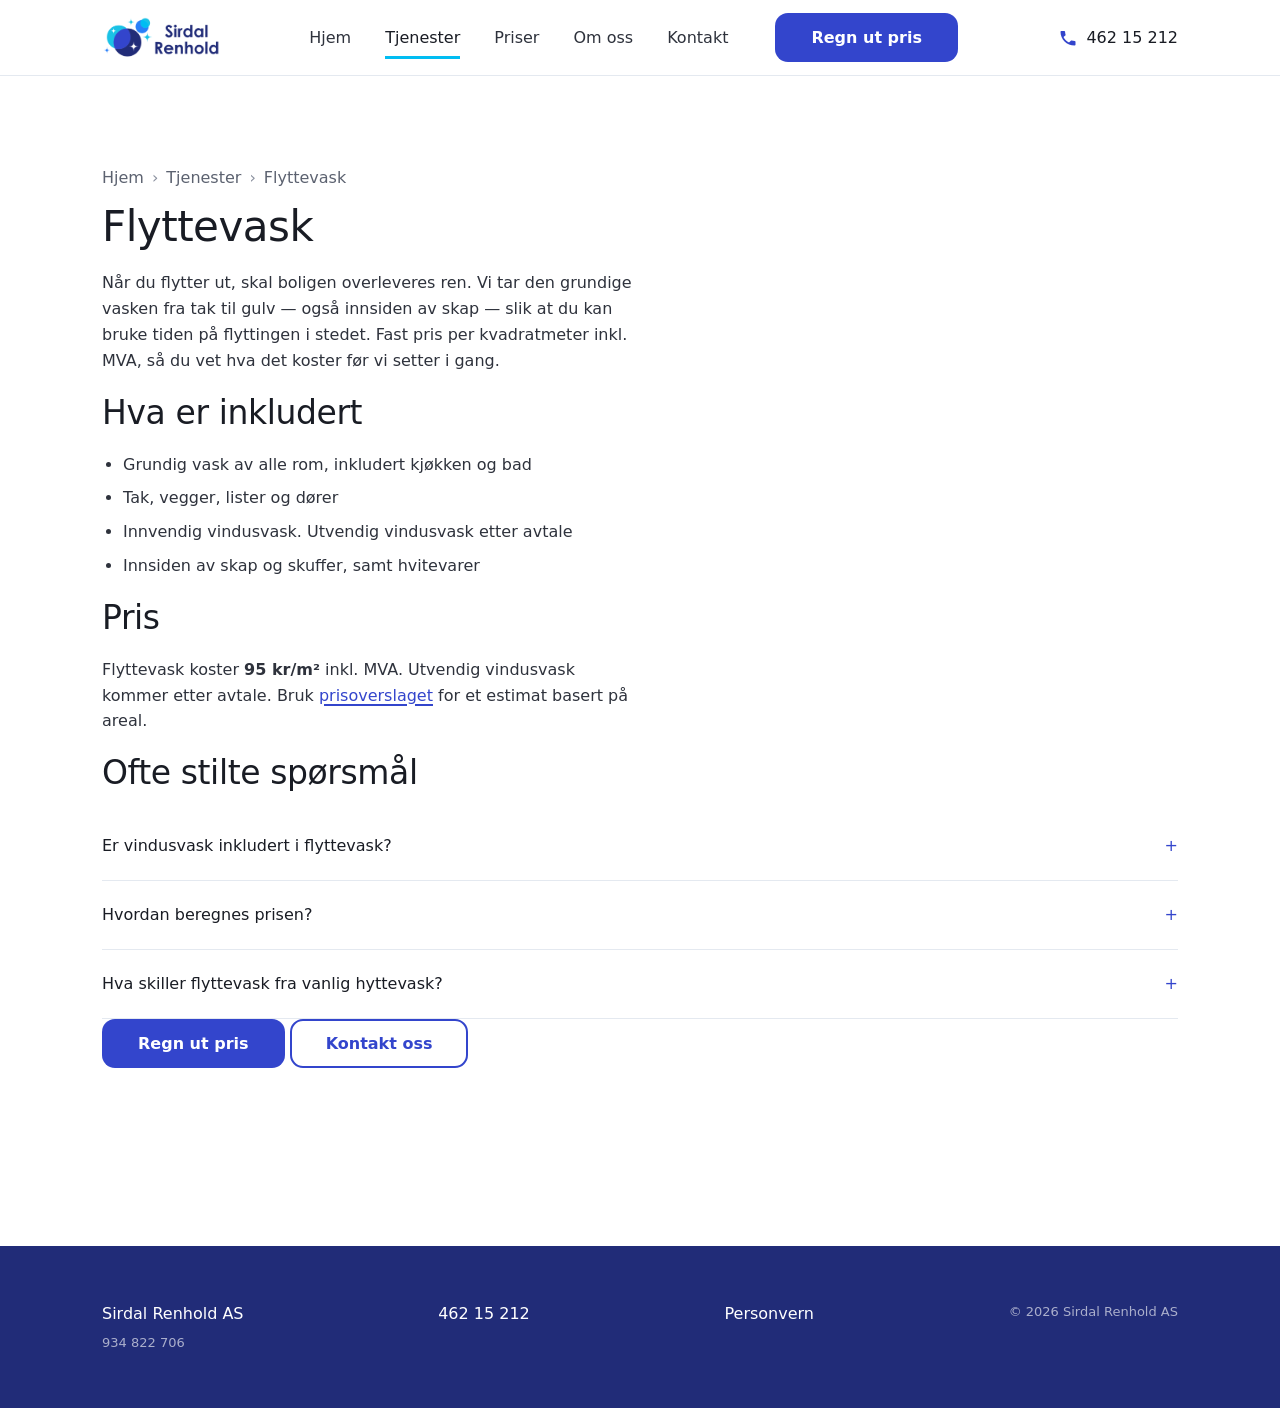
<file: tjenester/flyttevask.html>
<!DOCTYPE html>
<html lang="nb">
<head>
  <meta charset="UTF-8">
  <meta name="viewport" content="width=device-width, initial-scale=1">
  <title>Flyttevask i Sirdal – Sirdal Renhold AS</title>
  <meta name="description" content="Grundig flyttevask/utvask i Sirdal for 95 kr/m² inkl. MVA. Se hva som er inkludert og få et prisoverslag.">
  <meta property="og:type" content="website">
<meta property="og:site_name" content="Sirdal Renhold AS">
<meta property="og:title" content="Flyttevask i Sirdal – Sirdal Renhold AS">
<meta property="og:description" content="Grundig flyttevask/utvask i Sirdal for 95 kr/m² inkl. MVA. Se hva som er inkludert og få et prisoverslag.">
<meta property="og:url" content="https://sirdalrenhold.no/tjenester/flyttevask.html">
<meta property="og:image" content="https://sirdalrenhold.no/assets/img/og-image.png">
<meta property="og:locale" content="nb_NO">
<meta name="twitter:card" content="summary_large_image">
  <link rel="canonical" href="https://sirdalrenhold.no/tjenester/flyttevask.html">
  <link rel="stylesheet" href="/assets/css/tokens.css">
  <link rel="stylesheet" href="/assets/css/base.css">
  <link rel="stylesheet" href="/assets/css/components.css">
  <link rel="apple-touch-icon" sizes="180x180" href="/apple-touch-icon.png">
<link rel="icon" type="image/png" sizes="32x32" href="/favicon-32x32.png">
<link rel="icon" type="image/png" sizes="16x16" href="/favicon-16x16.png">
<link rel="manifest" href="/site.webmanifest">
<meta name="theme-color" content="#212C78">
<script type="application/ld+json">
  {
    "@context": "https://schema.org",
    "@type": "Service",
    "name": "Flyttevask",
    "serviceType": "Flyttevask",
    "description": "Grundig utvask ved flytting — tak, vegger og innsiden av skap. Fast pris per kvadratmeter inkl. MVA. Utvendig vindusvask etter avtale.",
    "provider": { "@id": "https://sirdalrenhold.no/#business" },
    "areaServed": [
      { "@type": "Place", "name": "Sirdal" },
      { "@type": "Place", "name": "Tjørhom" }
    ],
    "offers": {
      "@type": "Offer",
      "priceCurrency": "NOK",
      "priceSpecification": {
        "@type": "UnitPriceSpecification",
        "price": "95",
        "priceCurrency": "NOK",
        "unitText": "per m²"
      }
    }
  }
  </script>
    </script>
    <script type="application/ld+json">
      {
        "@context": "https://schema.org",
        "@type": "BreadcrumbList",
        "itemListElement": [
          { "@type": "ListItem", "position": 1, "name": "Hjem", "item": "https://sirdalrenhold.no/" },
          { "@type": "ListItem", "position": 2, "name": "Tjenester", "item": "https://sirdalrenhold.no/tjenester.html" },
          { "@type": "ListItem", "position": 3, "name": "Flyttevask" }
        ]
      }
      </script>
      <script type="application/ld+json">
        {
          "@context": "https://schema.org",
          "@type": "FAQPage",
          "mainEntity": [
            {
              "@type": "Question",
              "name": "Er vindusvask inkludert i flyttevask?",
              "acceptedAnswer": {
                "@type": "Answer",
                "text": "Innvendig vindusvask inngår i utvasken. Utvendig vindusvask avtaler vi særskilt — si fra i forespørselen, så gir vi deg en pris."
              }
            },
            {
              "@type": "Question",
              "name": "Hvordan beregnes prisen?",
              "acceptedAnswer": {
                "@type": "Answer",
                "text": "Prisen er 95 kr per kvadratmeter av boligens areal, inkl. MVA. Du får et anslag med en gang i prisoverslaget, og endelig pris bekreftes etter befaring."
              }
            },
            {
              "@type": "Question",
              "name": "Hva skiller flyttevask fra vanlig hyttevask?",
              "acceptedAnswer": {
                "@type": "Answer",
                "text": "Hyttevask er den jevnlige rengjøringen av kjøkken, bad, flater og gulv. Flyttevask går i tillegg over tak, vegger og innsiden av skap og skuffer, slik boligen skal overleveres."
              }
            }
          ]
        }
        </script>
    
</head>
<body>
  <a class="skip-link" href="#main">Hopp til hovedinnhold</a>
  <header class="site-header">
    <div class="container header-inner">
      <a class="logo" href="/index.html" aria-label="Sirdal Renhold – til forsiden">
        <img src="/assets/img/logo.png" alt="" width="600" height="213">
      </a>
      <a class="header-phone" data-business="phone-href" href="tel:+4746215212">
        <svg class="icon" viewBox="0 0 24 24" aria-hidden="true" focusable="false"><path d="M6.6 10.8c1.4 2.8 3.8 5.1 6.6 6.6l2.2-2.2c.3-.3.7-.4 1-.2 1.1.4 2.3.6 3.6.6.6 0 1 .4 1 1V20c0 .6-.4 1-1 1C10.4 21 3 13.6 3 4.5c0-.6.4-1 1-1h3.5c.6 0 1 .4 1 1 0 1.2.2 2.4.6 3.6.1.4 0 .8-.3 1z"/></svg>
        <span data-business="phone-display">46 21 52 12</span>
      </a>
      <button class="hamburger" type="button" aria-expanded="false" aria-controls="main-nav" data-nav-toggle>
        <span class="sr-only">Åpne meny</span>
        <span class="hamburger-bar" aria-hidden="true"></span>
        <span class="hamburger-bar" aria-hidden="true"></span>
        <span class="hamburger-bar" aria-hidden="true"></span>
      </button>
      <nav class="main-nav" id="main-nav" data-nav aria-label="Hovedmeny">
        <ul>
          <li><a href="/index.html">Hjem</a></li>
          <li><a href="/tjenester.html" aria-current="true">Tjenester</a></li>
                    <li><a href="/priser.html">Priser</a></li>
          <li><a href="/om-oss.html">Om oss</a></li>
          <li><a href="/kontakt.html">Kontakt</a></li>
          <li><a class="btn btn-primary nav-cta" href="/priser.html">Regn ut pris</a></li>

        </ul>
      </nav>
    </div>
  </header>

  <main id="main">
    <section class="section">
      <div class="container">
        <nav class="breadcrumb" aria-label="Brødsmuler">
          <ol>
            <li><a href="/index.html">Hjem</a></li>
            <li><a href="/tjenester.html">Tjenester</a></li>
            <li aria-current="page">Flyttevask</li>
          </ol>
        </nav>
        <h1>Flyttevask</h1>
        <p>Når du flytter ut, skal boligen overleveres ren. Vi tar den grundige vasken fra tak til gulv — også innsiden av skap — slik at du kan bruke tiden på flyttingen i stedet. Fast pris per kvadratmeter inkl. MVA, så du vet hva det koster før vi setter i gang.</p>

        <h2>Hva er inkludert</h2>
        <ul>
          <li>Grundig vask av alle rom, inkludert kjøkken og bad</li>
          <li>Tak, vegger, lister og dører</li>
          <li>Innvendig vindusvask. Utvendig vindusvask etter avtale</li>
          <li>Innsiden av skap og skuffer, samt hvitevarer</li>
        </ul>

        <h2>Pris</h2>
        <p>Flyttevask koster <strong>95 kr/m²</strong> inkl. MVA. Utvendig vindusvask kommer etter avtale. Bruk <a href="/priser.html">prisoverslaget</a> for et estimat basert på areal.</p>

        <h2>Ofte stilte spørsmål</h2>

        <details class="faq-item">
          <summary>Er vindusvask inkludert i flyttevask?</summary>
          <p>Innvendig vindusvask inngår i utvasken. Utvendig vindusvask avtaler vi særskilt — si fra i forespørselen, så gir vi deg en pris.</p>
        </details>
        
        <details class="faq-item">
          <summary>Hvordan beregnes prisen?</summary>
          <p>Prisen er 95 kr per kvadratmeter av boligens areal, inkl. MVA. Du får et anslag med en gang i prisoverslaget, og endelig pris bekreftes etter befaring.</p>
        </details>
        
        <details class="faq-item">
          <summary>Hva skiller flyttevask fra vanlig hyttevask?</summary>
          <p>Hyttevask er den jevnlige rengjøringen av kjøkken, bad, flater og gulv. Flyttevask går i tillegg over tak, vegger og innsiden av skap og skuffer, slik boligen skal overleveres.</p>
        </details>

        <p>
          <a class="btn btn-primary" href="/priser.html">Regn ut pris</a>
          <a class="btn btn-secondary" href="/kontakt.html">Kontakt oss</a>
        </p>
      </div>
    </section>
  </main>

  <footer class="site-footer">
    <div class="container footer-inner">
      <div class="footer-brand">
        <p class="footer-name" data-business="name">Sirdal Renhold AS</p>
        <p class="footer-orgnr" data-business="org-nr">Org.nr: 934 822 706</p>
      </div>
      <ul class="footer-contact">
        <li><a data-business="phone-href" href="tel:+4746215212"><span data-business="phone-display">462 15 212</span></a></li>
        <!-- TODO: e-post fra kunde - legg tilbake når adressen er kjent -->
      </ul>
      <ul class="footer-links">
        <li><a href="/personvern.html">Personvern</a></li>
      </ul>
      <p class="footer-copy">&copy; <span data-year>2026</span> Sirdal Renhold AS</p>
    </div>
  </footer>
  <div class="sticky-cta" data-sticky-cta>
    <a class="btn btn-primary" href="/priser.html">Regn ut pris</a>
    <a class="btn btn-secondary" data-business="phone-href" href="tel:+4746215212">Ring oss</a>
  </div>

  <script type="module" src="/assets/js/ui.js"></script>
</body>
</html>
</file>
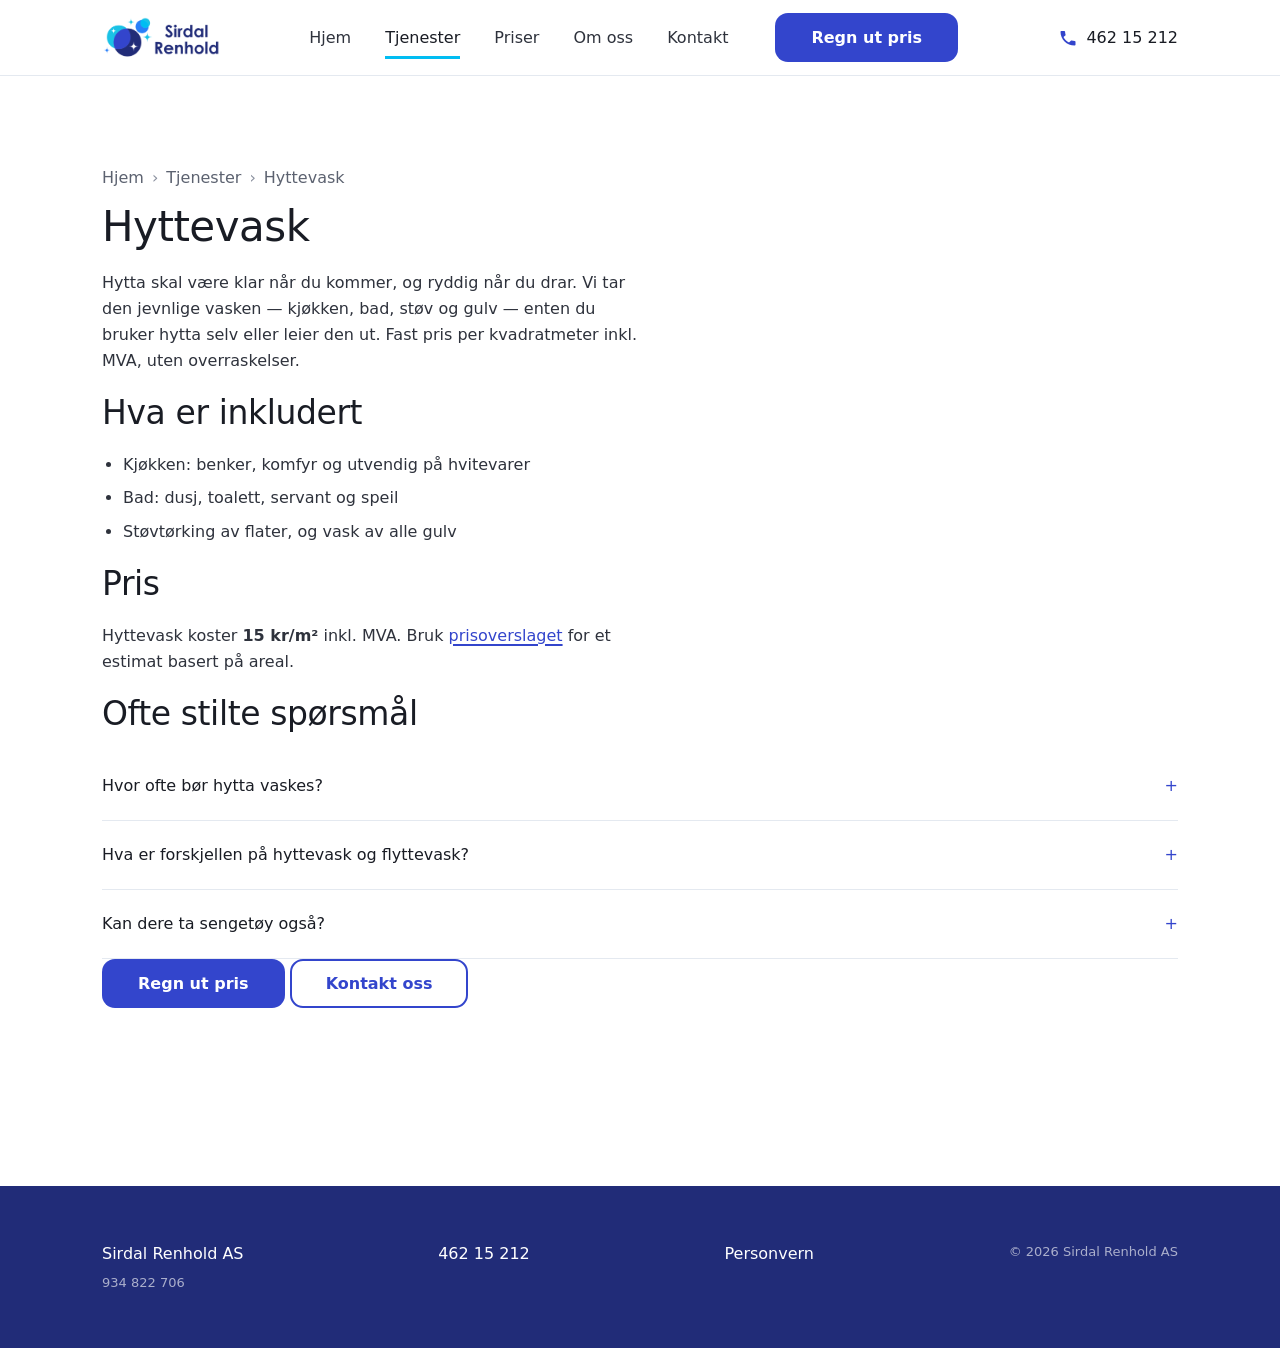
<file: tjenester/hyttevask.html>
<!DOCTYPE html>
<html lang="nb">
<head>
  <meta charset="UTF-8">
  <meta name="viewport" content="width=device-width, initial-scale=1">
  <title>Hyttevask i Sirdal – Sirdal Renhold AS</title>
  <meta name="description" content="Profesjonell hyttevask i Sirdal fra 15 kr/m² inkl. MVA. Se hva som er inkludert, pris og ofte stilte spørsmål.">
  <link rel="canonical" href="https://sirdalrenhold.no/tjenester/hyttevask.html">
  <link rel="stylesheet" href="/assets/css/tokens.css">
  <link rel="stylesheet" href="/assets/css/base.css">
  <link rel="stylesheet" href="/assets/css/components.css">
  <link rel="apple-touch-icon" sizes="180x180" href="/apple-touch-icon.png">
  <link rel="icon" type="image/png" sizes="32x32" href="/favicon-32x32.png">
  <link rel="icon" type="image/png" sizes="16x16" href="/favicon-16x16.png">
  <link rel="manifest" href="/site.webmanifest">
  <meta name="theme-color" content="#212C78">
  <script type="application/ld+json">
    {
      "@context": "https://schema.org",
      "@type": "Service",
      "name": "Hyttevask",
      "serviceType": "Hyttevask",
      "description": "Jevnlig rengjøring av hytte eller bolig — kjøkken, bad, flater og gulv. Fast pris per kvadratmeter inkl. MVA.",
      "provider": { "@id": "https://sirdalrenhold.no/#business" },
      "areaServed": [
        { "@type": "Place", "name": "Sirdal" },
        { "@type": "Place", "name": "Tjørhom" }
      ],
      "offers": {
        "@type": "Offer",
        "priceCurrency": "NOK",
        "priceSpecification": {
          "@type": "UnitPriceSpecification",
          "price": "15",
          "priceCurrency": "NOK",
          "unitText": "per m²"
        }
      }
    }
    </script>
    
      <script type="application/ld+json">
        {
          "@context": "https://schema.org",
          "@type": "BreadcrumbList",
          "itemListElement": [
            { "@type": "ListItem", "position": 1, "name": "Hjem", "item": "https://sirdalrenhold.no/" },
            { "@type": "ListItem", "position": 2, "name": "Tjenester", "item": "https://sirdalrenhold.no/tjenester.html" },
            { "@type": "ListItem", "position": 3, "name": "Hyttevask" }
          ]
        }
        </script>
        <script type="application/ld+json">
          {
            "@context": "https://schema.org",
            "@type": "FAQPage",
            "mainEntity": [
              {
                "@type": "Question",
                "name": "Hvor ofte bør hytta vaskes?",
                "acceptedAnswer": {
                  "@type": "Answer",
                  "text": "Det kommer an på bruken. Ved utleie anbefaler vi vask mellom hvert opphold. Brukes hytta privat, holder det ofte med en grundig vask ved sesongstart og slutt."
                }
              },
              {
                "@type": "Question",
                "name": "Hva er forskjellen på hyttevask og flyttevask?",
                "acceptedAnswer": {
                  "@type": "Answer",
                  "text": "Hyttevask (15 kr/m²) er den jevnlige rengjøringen av kjøkken, bad, flater og gulv. Flyttevask (95 kr/m²) går i tillegg over tak, vegger og innsiden av skap, og brukes når boligen skal overleveres."
                }
              },
              {
                "@type": "Question",
                "name": "Kan dere ta sengetøy også?",
                "acceptedAnswer": {
                  "@type": "Answer",
                  "text": "Ja. Vi leier ut sengetøy for 200 kr per sett. Ett sett inneholder dynetrekk, putetrekk, laken, ett stort håndkle og ett lite håndkle."
                }
              }
            ]
          }
          </script>

</head>
<body>
  <a class="skip-link" href="#main">Hopp til hovedinnhold</a>
  <header class="site-header">
    <div class="container header-inner">
      <a class="logo" href="/index.html" aria-label="Sirdal Renhold – til forsiden">
        <img src="/assets/img/logo.png" alt="" width="600" height="213">
      </a>
      <a class="header-phone" data-business="phone-href" href="tel:+4746215212">
        <svg class="icon" viewBox="0 0 24 24" aria-hidden="true" focusable="false"><path d="M6.6 10.8c1.4 2.8 3.8 5.1 6.6 6.6l2.2-2.2c.3-.3.7-.4 1-.2 1.1.4 2.3.6 3.6.6.6 0 1 .4 1 1V20c0 .6-.4 1-1 1C10.4 21 3 13.6 3 4.5c0-.6.4-1 1-1h3.5c.6 0 1 .4 1 1 0 1.2.2 2.4.6 3.6.1.4 0 .8-.3 1z"/></svg>
        <span data-business="phone-display">462 15 212</span>
      </a>
      <button class="hamburger" type="button" aria-expanded="false" aria-controls="main-nav" data-nav-toggle>
        <span class="sr-only">Åpne meny</span>
        <span class="hamburger-bar" aria-hidden="true"></span>
        <span class="hamburger-bar" aria-hidden="true"></span>
        <span class="hamburger-bar" aria-hidden="true"></span>
      </button>
      <nav class="main-nav" id="main-nav" data-nav aria-label="Hovedmeny">
        <ul>
          <li><a href="/index.html">Hjem</a></li>
          <li><a href="/tjenester.html" aria-current="true">Tjenester</a></li>         
           <li><a href="/priser.html">Priser</a></li>
          <li><a href="/om-oss.html">Om oss</a></li>
          <li><a href="/kontakt.html">Kontakt</a></li>
          <li><a class="btn btn-primary nav-cta" href="/priser.html">Regn ut pris</a></li>
      </ul>
      </nav>
    </div>
  </header>

  <main id="main">
    <section class="section">
      <div class="container">
        <nav class="breadcrumb" aria-label="Brødsmuler">
          <ol>
            <li><a href="/index.html">Hjem</a></li>
            <li><a href="/tjenester.html">Tjenester</a></li>
            <li aria-current="page">Hyttevask</li>
          </ol>
        </nav>
        <h1>Hyttevask</h1>
        <p>Hytta skal være klar når du kommer, og ryddig når du drar. Vi tar den jevnlige vasken — kjøkken, bad, støv og gulv — enten du bruker hytta selv eller leier den ut. Fast pris per kvadratmeter inkl. MVA, uten overraskelser.</p>

        <h2>Hva er inkludert</h2>
        <ul>
          <li>Kjøkken: benker, komfyr og utvendig på hvitevarer</li>
          <li>Bad: dusj, toalett, servant og speil</li>
          <li>Støvtørking av flater, og vask av alle gulv</li>
        </ul>

        <h2>Pris</h2>
        <p>Hyttevask koster <strong>15 kr/m²</strong> inkl. MVA. Bruk <a href="/priser.html">prisoverslaget</a> for et estimat basert på areal.</p>

        <h2>Ofte stilte spørsmål</h2>
        <details class="faq-item">
          <summary>Hvor ofte bør hytta vaskes?</summary>
          <p>Det kommer an på bruken. Ved utleie anbefaler vi vask mellom hvert opphold. Brukes hytta privat, holder det ofte med en grundig vask ved sesongstart og slutt.</p>
        </details>
        <details class="faq-item">
          <summary>Hva er forskjellen på hyttevask og flyttevask?</summary>
          <p>Hyttevask (15 kr/m²) er den jevnlige rengjøringen av kjøkken, bad, flater og gulv. Flyttevask (95 kr/m²) går i tillegg over tak, vegger og innsiden av skap, og brukes når boligen skal overleveres.</p>
        </details>
        <details class="faq-item">
          <summary>Kan dere ta sengetøy også?</summary>
          <p>Ja. Vi leier ut sengetøy for 200 kr per sett. Ett sett inneholder dynetrekk, putetrekk, laken, ett stort håndkle og ett lite håndkle.</p>
        </details>

        <p>
          <a class="btn btn-primary" href="/priser.html">Regn ut pris</a>
          <a class="btn btn-secondary" href="/kontakt.html">Kontakt oss</a>
        </p>
      </div>
    </section>
  </main>

  <footer class="site-footer">
    <div class="container footer-inner">
      <div class="footer-brand">
        <p class="footer-name" data-business="name">Sirdal Renhold AS</p>
        <p class="footer-orgnr" data-business="org-nr">Org.nr: 934 822 706</p>
      </div>
      <ul class="footer-contact">
        <li><a data-business="phone-href" href="tel:+4746215212"><span data-business="phone-display">462 15 212</span></a></li>
        <!-- TODO: e-post fra kunde - legg tilbake når adressen er kjent -->
      </ul>
      <ul class="footer-links">
        <li><a href="/personvern.html">Personvern</a></li>
      </ul>
      <p class="footer-copy">&copy; <span data-year>2026</span> Sirdal Renhold AS</p>
    </div>
  </footer>
  <div class="sticky-cta" data-sticky-cta>
    <a class="btn btn-primary" href="/priser.html">Regn ut pris</a>
    <a class="btn btn-secondary" data-business="phone-href" href="tel:+4746215212">Ring oss</a>
  </div>

  <script type="module" src="/assets/js/ui.js"></script>
</body>
</html>
</file>
<file: assets/css/tokens.css>
/* Design tokens — Sirdal Renhold
   Type scale steps by √φ (1.272), so every second step is exactly the
   golden ratio. Spacing follows Fibonacci, which converges on φ. */

:root {
  /* Brand ---------------------------------------------------------- */
  --brand-900: #212c78; /* header, footer, CTA hover */
  --brand-600: #3345cc; /* CTA, links, active slider */
  --brand-accent: #01bdf2; /* accents only — 2.2:1 on white */

  /* Ink — headings are near-black, not navy. Three stacked layers of
     brand blue (logo, header, headings) flattened the hierarchy. */
  --ink-900: #191c24;
  --ink-700: #2e323c;
  --ink-500: #5c6270;
  --ink-300: #8a909e;

  --text-primary: var(--ink-700);
  --text-heading: var(--ink-900);
  --text-secondary: var(--ink-500);
  --text-muted: var(--ink-300);

  /* Surfaces ------------------------------------------------------- */
  --surface: #ffffff;
  --surface-alt: #f4f7fb;
  --surface-ink: var(--brand-900);

  --border: #e4e9f0;
  --rule: #dde3ec;

  /* Roles ---------------------------------------------------------- */
  --link: var(--brand-600);
  --cta-bg: var(--brand-600);
  --cta-bg-hover: var(--brand-900);
  --cta-text: #ffffff;
  --danger: #b3261e; /* form/validation errors */
  --star: #c8912e; /* review ratings — amber, not cyan (2.2:1 disappears) */

  /* Type ----------------------------------------------------------- */
  --font-base: 'Figtree', system-ui, -apple-system, sans-serif;
  --font-display: var(--font-base);

  --fs-xs: 0.8125rem; /* 13 */
  --fs-base: 1rem; /* 16 */
  --fs-md: 1.25rem; /* 20 */
  --fs-lg: 1.625rem; /* 26 */
  --fs-xl: 2.0625rem; /* 33 */
  --fs-2xl: 2.625rem; /* 42 */
  --fs-3xl: 3.3125rem; /* 53 */
  --fs-display: clamp(2.6rem, 9vw, 4.25rem); /* 42 → 68 */

  --line-base: 1.618;
  --line-snug: 1.35;
  --line-tight: 1.08;

  --tracking-display: -0.022em;
  --tracking-heading: -0.012em;

  --weight-regular: 400;
  --weight-medium: 500;
  --weight-semibold: 600;

  /* Space — Fibonacci ---------------------------------------------- */
  --space-1: 0.3125rem; /* 5 */
  --space-2: 0.5rem; /* 8 */
  --space-3: 0.8125rem; /* 13 */
  --space-4: 1.3125rem; /* 21 */
  --space-5: 2.125rem; /* 34 */
  --space-6: 3.4375rem; /* 55 */
  --space-7: 5.5625rem; /* 89 */

  /* Layout — φ splits: 38.2% / 61.8% ------------------------------- */
  --maxw: 71.5rem;
  --measure: 34rem; /* ~68 characters */
  --split-minor: 38.2%;
  --split-major: 61.8%;

  --radius-sm: 8px;
  --radius: 13px;
  --radius-lg: 21px;

  --motion-duration: 380ms;
  --motion-ease: cubic-bezier(0.22, 0.61, 0.36, 1);

  /* Shadow — used sparingly; borders carry elevation everywhere else. */
  --shadow-lifted: 0 -8px 24px rgba(25, 28, 36, 0.12);
}
</file>
<file: assets/css/base.css>
/* Base styles: reset, typography, layout primitives and accessibility
   helpers shared by every page. Mobile-first — unadorned rules target
   small screens, larger breakpoints are added on top. */

*,
*::before,
*::after {
  box-sizing: border-box;
}

html {
  -webkit-text-size-adjust: 100%;
}

body {
  margin: 0;
  font-family: var(--font-base);
  font-size: var(--fs-base);
  font-weight: var(--weight-regular);
  line-height: var(--line-base);
  color: var(--text-primary);
  background: var(--surface);
  -webkit-font-smoothing: antialiased;
}

/* Headings ---------------------------------------------------------- */
/* Near-black, not brand navy. Weight stays at 500 — at these sizes,
   presence comes from scale and whitespace rather than bold weight. */

h1,
h2,
h3,
h4 {
  color: var(--text-heading);
  font-weight: var(--weight-medium);
  line-height: var(--line-tight);
  letter-spacing: var(--tracking-heading);
  text-wrap: balance;
  margin: 0 0 var(--space-4);
}

h1 {
  font-size: var(--fs-2xl);
}

h2 {
  font-size: var(--fs-xl);
  margin-bottom: var(--space-4);
}

h3 {
  font-size: var(--fs-md);
  line-height: var(--line-snug);
  letter-spacing: 0;
  margin-bottom: var(--space-3);
}

h4 {
  font-size: var(--fs-base);
  font-weight: var(--weight-semibold);
  line-height: var(--line-snug);
  letter-spacing: 0;
  margin-bottom: var(--space-2);
}

/* Hero headline. Larger, tighter tracking, capped at two lines on
   phones. Only ever one per page. */
.display {
  font-family: var(--font-display);
  font-size: var(--fs-display);
  font-weight: var(--weight-medium);
  line-height: var(--line-tight);
  letter-spacing: var(--tracking-display);
  color: var(--text-heading);
  margin: 0 0 var(--space-4);
}

.lead {
  font-size: var(--fs-md);
  line-height: 1.5;
  color: var(--text-secondary);
  max-width: var(--measure);
  margin: 0 0 var(--space-5);
}

p {
  margin: 0 0 var(--space-4);
  max-width: var(--measure);
}

p:last-child {
  margin-bottom: 0;
}

small,
.text-sm {
  font-size: var(--fs-xs);
  color: var(--text-secondary);
}

a {
  color: var(--link);
  text-decoration-thickness: 1.5px;
  text-underline-offset: 3px;
}

a:hover {
  color: var(--brand-900);
}

img {
  max-width: 100%;
  height: auto;
  display: block;
}

ul,
ol {
  padding-left: var(--space-4);
  margin: 0 0 var(--space-4);
}

li + li {
  margin-top: var(--space-2);
}

button,
input,
select,
textarea {
  font: inherit;
  color: inherit;
}

/* Layout primitives ------------------------------------------------- */

.container {
  width: 100%;
  max-width: var(--maxw);
  margin-inline: auto;
  padding-inline: var(--space-4);
}

@media (min-width: 48rem) {
  .container {
    padding-inline: var(--space-5);
  }
}

/* Section rhythm. Vertical padding scales with viewport but stays on
   the Fibonacci steps at both ends. */
.section {
  padding-block: var(--space-6);
}

@media (min-width: 48rem) {
  .section {
    padding-block: var(--space-7);
  }
}

/* Section separation — the previous build ran every section on white
   with no divider, so they bled into one another. Two devices, used
   alternately rather than together: a tinted surface, or a hairline. */

.section-alt {
  background: var(--surface-alt);
}

.section--ruled + .section--ruled {
  border-top: 1px solid var(--rule);
}

/* A single cyan hairline marks major transitions only — the accent is
   too low-contrast for text but works as a 3px structural mark. */
.section--accent {
  border-top: 3px solid var(--brand-accent);
}

/* φ split for two-column blocks: 38.2 / 61.8 rather than an even half. */
.split {
  display: grid;
  gap: var(--space-5);
}

@media (min-width: 56rem) {
  .split {
    grid-template-columns: var(--split-minor) 1fr;
    gap: var(--space-6);
    align-items: center;
  }

  .split--reverse {
    grid-template-columns: 1fr var(--split-minor);
  }
}

main {
  display: block;
}

/* Accessibility helpers ---------------------------------------------- */

.sr-only {
  position: absolute;
  width: 1px;
  height: 1px;
  padding: 0;
  margin: -1px;
  overflow: hidden;
  clip: rect(0, 0, 0, 0);
  white-space: nowrap;
  border: 0;
}

.skip-link {
  position: absolute;
  left: var(--space-4);
  top: -100px;
  background: var(--brand-900);
  color: #fff;
  padding: var(--space-2) var(--space-4);
  border-radius: var(--radius-sm);
  z-index: 1000;
  transition: top 0.2s ease;
}

.skip-link:focus {
  top: var(--space-4);
}

/* Every interactive element gets a visible, consistent focus ring. */
a:focus-visible,
button:focus-visible,
input:focus-visible,
select:focus-visible,
textarea:focus-visible,
[tabindex]:focus-visible {
  outline: 2px solid var(--brand-600);
  outline-offset: 2px;
  border-radius: var(--radius-sm);
}

/* Scroll-triggered animation hook (see assets/js/ui.js).
   Transform-only motion, so layout space is never affected (CLS). */
[data-animate] {
  opacity: 0;
  transform: translateY(13px);
  transition:
    opacity var(--motion-duration) var(--motion-ease),
    transform var(--motion-duration) var(--motion-ease);
}

[data-animate].is-visible {
  opacity: 1;
  transform: translateY(0);
}

@media (prefers-reduced-motion: reduce) {
  [data-animate] {
    opacity: 1;
    transform: none;
    transition: none;
  }

  * {
    scroll-behavior: auto !important;
  }
}
</file>
<file: assets/css/components.css>
/* Component styles: header, hero, cards, calculator/wizard, reviews,
   footer and buttons. Mobile-first; see breakpoints at the bottom of
   each block.

   Weight discipline: 600 is the heaviest weight used anywhere. Emphasis
   comes from scale, colour and space — when every label is 700, nothing
   reads as emphasised.

   Header breakpoint is 65rem (1040px), not 45rem. Between 720px and
   1040px the row (logo + five links + CTA + phone) does not fit and
   wraps onto itself. The hamburger stays until there is genuinely room.
   Below that width the phone link is hidden too — the sticky CTA bar
   carries "Ring oss", so the number is never out of reach. The bar hides
   at the same 65rem, so the two switch together. */

/* Breadcrumbs ------------------------------------------------------------- */

.breadcrumb ol {
  display: flex;
  flex-wrap: wrap;
  gap: var(--space-2);
  list-style: none;
  padding: 0;
  margin: 0 0 var(--space-3);
  font-size: var(--fs-sm);
  color: var(--text-secondary);
}

.breadcrumb li + li::before {
  content: '›';
  margin-right: var(--space-2);
  color: var(--text-muted);
}

.breadcrumb li {
  margin-top: 0;
}

.breadcrumb a {
  color: var(--text-secondary);
  text-decoration: none;
}

.breadcrumb a:hover {
  color: var(--brand-600);
  text-decoration: underline;
}

/* Buttons ------------------------------------------------------------ */

.btn {
  display: inline-flex;
  align-items: center;
  justify-content: center;
  gap: var(--space-2);
  padding: var(--space-3) var(--space-5);
  border-radius: var(--radius);
  border: 2px solid transparent;
  font-weight: var(--weight-semibold);
  line-height: 1.2;
  text-decoration: none;
  cursor: pointer;
  transition:
    background-color 0.18s ease,
    color 0.18s ease,
    border-color 0.18s ease;
}

.btn-primary {
  background: var(--cta-bg);
  color: var(--cta-text);
}

.btn-primary:hover {
  background: var(--cta-bg-hover);
  color: var(--cta-text);
}

.btn-secondary {
  background: transparent;
  color: var(--brand-600);
  border-color: var(--brand-600);
}

.btn-secondary:hover {
  background: var(--surface-alt);
  color: var(--brand-900);
}

/* On the hero's dark overlay the outlined button needs white borders. */
.hero .btn-secondary {
  color: #fff;
  border-color: rgba(255, 255, 255, 0.65);
}

.hero .btn-secondary:hover {
  background: rgba(255, 255, 255, 0.14);
  color: #fff;
}

.btn-tertiary {
  background: transparent;
  color: var(--brand-600);
  text-decoration: underline;
  text-underline-offset: 3px;
  padding-inline: var(--space-2);
}

.btn:disabled {
  opacity: 0.45;
  cursor: not-allowed;
}

/* Header --------------------------------------------------------------- */
/* Expected DOM order inside .header-inner:
   .logo → .header-phone → .hamburger → .main-nav
   One layout mechanism only: gap plus a single auto margin. Mixing
   space-between with per-item auto margins produced the uneven spacing
   in the previous build.

   position: sticky silently stops working if any ancestor of
   .site-header has overflow set to hidden, scroll or auto. If the bar
   still scrolls away, look for an overflow-x: hidden added to html,
   body or a page wrapper to suppress horizontal scrolling — replace it
   with overflow-x: clip, which does not break sticky.

   Light header. The logo is a colour mark built for light backgrounds —
   on navy its own navy lettering disappears. A hairline separates the
   bar from white page content; .is-scrolled deepens it once the page
   moves, so the header reads as a layer above the content. */

.site-header {
  position: sticky;
  top: 0;
  /* Fallback matters: if --z-header is missing the declaration is
     invalid, z-index falls back to auto and the bar sinks behind the
     page content, showing through only where content is transparent. */
  z-index: var(--z-header, 100);
  isolation: isolate;
  background: var(--surface);
  color: var(--ink-900);
  border-bottom: 1px solid var(--border);
  transition: box-shadow 0.2s ease;
}

.site-header.is-scrolled {
  box-shadow: 0 1px 12px rgba(25, 28, 36, 0.07);
}

.header-inner {
  display: flex;
  align-items: center;
  flex-wrap: wrap;
  gap: var(--space-4);
  padding-block: var(--space-3);
}

.logo {
  display: flex;
  align-items: center;
  margin-right: auto;
  text-decoration: none;
}

.logo img {
  height: 34px;
  width: auto;
}

/* Hidden below the desktop breakpoint: the sticky CTA bar carries the
   "Ring oss" button there, so the header stays uncluttered without
   costing anyone the phone number. */
.header-phone {
  display: none;
  align-items: center;
  gap: var(--space-2);
  color: var(--ink-900);
  text-decoration: none;
  font-weight: var(--weight-medium);
  white-space: nowrap;
}

.header-phone:hover {
  color: var(--brand-600);
}

/* Cyan is fine on an icon — it carries no text and no meaning on its own. */
.header-phone .icon {
  width: 20px;
  height: 20px;
  fill: var(--brand-600);
  flex-shrink: 0;
}

.hamburger {
  display: flex;
  flex-direction: column;
  justify-content: center;
  gap: 5px;
  width: 44px;
  height: 44px;
  margin-right: calc(var(--space-2) * -1);
  background: transparent;
  border: none;
  cursor: pointer;
  padding: 0;
}

.hamburger-bar {
  display: block;
  width: 24px;
  height: 2px;
  margin-inline: auto;
  background: var(--ink-900);
  border-radius: 1px;
}

/* Mobile: nav wraps onto its own full-width row and collapses. */
.main-nav {
  flex-basis: 100%;
  display: none;
  border-top: 1px solid var(--border);
}

.main-nav.is-open {
  display: block;
}

.main-nav ul {
  list-style: none;
  margin: 0;
  padding: var(--space-3) 0 var(--space-4);
  display: flex;
  flex-direction: column;
  gap: 0;
}

.main-nav li + li {
  margin-top: 0;
}

.main-nav a {
  color: var(--ink-700);
  text-decoration: none;
  display: block;
  padding: var(--space-3) 0;
}

.main-nav a:hover {
  color: var(--brand-600);
}

/* Current page is marked with weight and a cyan underline rather than
   colour alone, so the state survives for colour-blind users. */
.main-nav a[aria-current] {
  color: var(--ink-900);
  font-weight: var(--weight-medium);
  box-shadow: inset 0 -3px 0 var(--brand-accent);
}

/* CTA inside the nav. The spacing lives on the <li>; the anchor itself
   only has to undo what .main-nav a did to it — that selector is more
   specific than .btn and would otherwise flatten the button to a text
   link. Keeping the two concerns apart avoids the three-way margin
   conflict this block used to have. */
.main-nav li:has(.nav-cta) {
  margin-top: var(--space-3);
}

.main-nav a.nav-cta {
  display: inline-flex;
  margin: 0;
  color: var(--cta-text);
  padding: var(--space-3) var(--space-5);
}

.main-nav a.nav-cta:hover {
  color: var(--cta-text);
}

/* Locks the page behind the open mobile menu. */
body.nav-open {
  overflow: hidden;
}

@media (min-width: 65rem) {
  .header-inner {
    flex-wrap: nowrap;
    gap: var(--space-5);
  }

  .hamburger {
    display: none;
  }

  .logo {
    order: 1;
    margin-right: var(--space-6);
  }

  .logo img {
    height: 42px;
  }

  /* Nav sits after the phone link in the DOM so that it wraps cleanly to
     its own row on mobile. On desktop, order puts it back between the
     logo and the phone number. */
  .main-nav {
    order: 2;
    flex-basis: auto;
    display: block;
    margin-inline: 0;
    padding-inline: 0;
    margin-right: auto;
    border-top: none;
  }

  .header-phone {
    display: inline-flex;
    order: 3;
  }

  .main-nav ul {
    flex-direction: row;
    align-items: center;
    padding: 0;
    gap: var(--space-5);
  }

  .main-nav a {
    padding: var(--space-2) 0;
  }

  .main-nav li:has(.nav-cta) {
    margin-top: 0;
    margin-left: var(--space-3);
  }

  body.nav-open {
    overflow: visible;
  }
}

/* Hero ------------------------------------------------------------------ */
/* Height is 61.8vh — the golden section of the viewport. This is the
   deliberate reason the next section stays visible on load. */

.hero {
  position: relative;
  min-height: 61.8vh;
  display: flex;
  align-items: flex-end;
  background-size: cover;
  background-position: center;
  color: #fff;
}

.hero::before {
  content: '';
  position: absolute;
  inset: 0;
  background: linear-gradient(
    180deg,
    rgba(25, 28, 36, 0.25) 0%,
    rgba(33, 44, 120, 0.82) 100%
  );
}

.hero-content {
  position: relative;
  padding-block: var(--space-6) var(--space-6);
  max-width: 40rem;
}

.hero h1,
.hero .display {
  color: #fff;
  font-size: var(--fs-display);
  font-weight: var(--weight-medium);
  line-height: var(--line-tight);
  letter-spacing: var(--tracking-display);
  margin-bottom: var(--space-4);
}

.hero-subtitle {
  color: rgba(255, 255, 255, 0.86);
  font-size: var(--fs-md);
  line-height: 1.5;
  max-width: 32rem;
  margin-bottom: var(--space-5);
}

.hero-actions {
  display: flex;
  flex-wrap: wrap;
  gap: var(--space-3);
}

/* Trust bar --------------------------------------------------------------- */
/* Cyan behind navy text is 5.6:1 — the one place the accent carries text. */

.trust-bar {
  background: var(--brand-accent);
  color: var(--brand-900);
}

.trust-bar .container {
  display: flex;
  flex-wrap: wrap;
  justify-content: center;
  gap: var(--space-3) var(--space-5);
  padding-block: var(--space-3);
  font-weight: var(--weight-medium);
  font-size: var(--fs-xs);
  text-align: center;
}

.trust-bar-item {
  display: flex;
  align-items: center;
  gap: var(--space-2);
}

/* Service cards ------------------------------------------------------------- */
/* Border, no drop shadow. Identical soft shadows under every card is the
   single most template-looking device in a generated layout. */

.service-grid {
  display: grid;
  gap: var(--space-4);
  grid-template-columns: 1fr;
}

@media (min-width: 40rem) {
  .service-grid {
    grid-template-columns: repeat(3, 1fr);
    gap: var(--space-5);
  }
}

.service-card {
  background: var(--surface);
  border: 1px solid var(--border);
  border-radius: var(--radius);
  overflow: hidden;
  display: flex;
  flex-direction: column;
  transition: border-color 0.18s ease;
}

.service-card:hover {
  border-color: var(--brand-600);
}

.service-card img {
  aspect-ratio: 4 / 3;
  object-fit: cover;
  width: 100%;
}

.service-card-body {
  padding: var(--space-4);
  display: flex;
  flex-direction: column;
  gap: var(--space-2);
  flex: 1;
}

.service-card-body h3 {
  margin: 0;
}

.service-card-price {
  color: var(--text-secondary);
  font-weight: var(--weight-medium);
}

.service-card-price strong {
  color: var(--ink-900);
  font-weight: var(--weight-semibold);
}

.service-card-body .btn {
  margin-top: auto;
  align-self: flex-start;
}

/* Wizard option cards ------------------------------------------------------ */

.wizard-options {
  display: grid;
  gap: var(--space-3);
  grid-template-columns: 1fr;
  margin-bottom: var(--space-5);
}

@media (min-width: 35rem) {
  .wizard-options {
    grid-template-columns: repeat(2, 1fr);
  }
}

.option-card {
  display: flex;
  align-items: center;
  gap: var(--space-3);
  padding: var(--space-4);
  border: 2px solid var(--border);
  border-radius: var(--radius);
  cursor: pointer;
  transition:
    border-color 0.18s ease,
    background-color 0.18s ease;
}

.option-card:hover {
  border-color: var(--ink-300);
}

.option-card:has(input:checked) {
  border-color: var(--brand-600);
  background: var(--surface-alt);
}

.variant-cards {
  display: grid;
  gap: var(--space-3);
  grid-template-columns: 1fr;
  margin-bottom: var(--space-4);
}

@media (min-width: 40rem) {
  .variant-cards {
    grid-template-columns: repeat(3, 1fr);
    gap: var(--space-4);
  }
}

.variant-card {
  position: relative;
  display: flex;
  flex-direction: column;
  gap: var(--space-1);
  padding: var(--space-4);
  border: 2px solid var(--border);
  border-radius: var(--radius);
  cursor: pointer;
  transition:
    border-color 0.18s ease,
    background-color 0.18s ease;
}

.variant-card input {
  position: absolute;
  opacity: 0;
}

.variant-card.is-selected,
.variant-card:has(input:checked) {
  border-color: var(--brand-600);
  background: var(--surface-alt);
}

.variant-name {
  font-weight: var(--weight-semibold);
  color: var(--ink-900);
}

.variant-desc {
  color: var(--text-secondary);
  font-size: var(--fs-xs);
  line-height: 1.5;
}

/* margin-top: auto pins the price to the bottom of the card. The grid
   already stretches all three cards to equal height, but the variant
   descriptions wrap to different line counts, so without this the prices
   sit at three different heights and the row reads as misaligned. */
.variant-price {
  margin-top: auto;
  padding-top: var(--space-3);
  font-weight: var(--weight-semibold);
  color: var(--ink-900);
  font-size: var(--fs-lg);
  letter-spacing: var(--tracking-heading);
}

/* The radio itself is hidden, so focus has nothing to land on visibly.
   Without this the whole step is unusable from the keyboard. */
.variant-card:has(input:focus-visible),
.option-card:has(input:focus-visible) {
  outline: 2px solid var(--brand-600);
  outline-offset: 2px;
}

/* Recommended state is carried by the badge, not by a cyan border —
   cyan on white is 2.2:1 and reads as no border at all. */
.variant-card.is-recommended {
  border-color: var(--brand-900);
}

.badge {
  position: absolute;
  top: calc(var(--space-3) * -1);
  right: var(--space-3);
  background: var(--brand-900);
  color: #fff;
  font-size: var(--fs-xs);
  font-weight: var(--weight-semibold);
  padding: 3px var(--space-3);
  border-radius: 999px;
}

.chip {
  display: inline-flex;
  align-items: center;
  gap: var(--space-1);
  padding: var(--space-2) var(--space-3);
  border: 1px solid var(--border);
  border-radius: 999px;
  cursor: pointer;
  margin-right: var(--space-2);
  margin-bottom: var(--space-2);
}

.chip:has(input:checked) {
  border-color: var(--brand-600);
  background: var(--surface-alt);
}

/* Mini calculator (index.html) ------------------------------------------------ */

.mini-calc-widget {
  background: var(--surface-alt);
  border: 1px solid var(--border);
  border-radius: var(--radius-lg);
  padding: var(--space-5);
  max-width: 30rem;
}

.mini-calc-field {
  margin-bottom: var(--space-4);
}

.mini-calc-field label {
  display: block;
  font-weight: var(--weight-medium);
  margin-bottom: var(--space-2);
}

.mini-calc-types {
  display: flex;
  flex-wrap: wrap;
}

.mini-calc-result {
  font-size: var(--fs-xl);
  font-weight: var(--weight-medium);
  color: var(--ink-900);
  letter-spacing: var(--tracking-heading);
}

input[type='range'] {
  width: 100%;
  accent-color: var(--brand-600);
  height: 24px;
}

/* Wizard (priser.html) ---------------------------------------------------------- */

.wizard {
  background: var(--surface);
  border: 1px solid var(--border);
  border-radius: var(--radius-lg);
  padding: var(--space-4);
  margin-bottom: var(--space-6);
}

/* Reserves space before the wizard renders, so the page below does not
   jump once JavaScript fills it in (CLS). */
.wizard:empty {
  min-height: 32rem;
}

@media (min-width: 40rem) {
  .wizard {
    padding: var(--space-5);
  }
}

.wizard-progress {
  display: flex;
  align-items: baseline;
  justify-content: space-between;
  gap: var(--space-3);
  font-size: var(--fs-xs);
  color: var(--text-secondary);
  margin-bottom: var(--space-3);
}

.wizard-progress-bar {
  height: 3px;
  background: var(--border);
  border-radius: 2px;
  overflow: hidden;
  margin-bottom: var(--space-5);
}

.wizard-progress-bar > span {
  display: block;
  height: 100%;
  background: var(--brand-600);
  transition: width 0.3s var(--motion-ease);
}

.wizard-sum {
  display: flex;
  align-items: baseline;
  justify-content: space-between;
  gap: var(--space-3);
  border-top: 1px solid var(--border);
  padding-top: var(--space-3);
  margin-bottom: var(--space-4);
  color: var(--text-secondary);
}

.wizard-sum strong {
  font-size: var(--fs-md);
  font-weight: var(--weight-semibold);
  color: var(--ink-900);
}

.wizard-field {
  margin-bottom: var(--space-5);
}

.wizard-field label {
  display: block;
  font-weight: var(--weight-medium);
  margin-bottom: var(--space-2);
}

.wizard-fieldset {
  border: none;
  padding: 0;
  margin: var(--space-3) 0;
}

.wizard-fieldset legend {
  font-weight: var(--weight-medium);
  padding: 0;
  margin-bottom: var(--space-2);
}

.wizard-note {
  background: var(--surface-alt);
  border-left: 3px solid var(--brand-accent);
  padding: var(--space-3) var(--space-4);
  border-radius: 0 var(--radius-sm) var(--radius-sm) 0;
  color: var(--text-primary);
  font-size: var(--fs-xs);
  line-height: 1.5;
  margin-bottom: var(--space-4);
}

.wizard-hint {
  color: var(--danger);
  font-size: var(--fs-xs);
  margin-bottom: var(--space-3);
}

.wizard-nav {
  display: flex;
  flex-wrap: wrap;
  gap: var(--space-3);
  margin-top: var(--space-5);
}

.checkbox-field {
  display: flex;
  align-items: flex-start;
  gap: var(--space-3);
  margin-bottom: var(--space-4);
  cursor: pointer;
  font-size: var(--fs-xs);
  color: var(--text-secondary);
  line-height: 1.5;
}

.checkbox-field input {
  margin-top: 3px;
  flex-shrink: 0;
}

.summary-lines {
  list-style: none;
  padding: 0;
  margin: 0 0 var(--space-4);
  border-top: 1px solid var(--border);
}

.summary-lines li {
  display: flex;
  justify-content: space-between;
  gap: var(--space-3);
  padding: var(--space-3) 0;
  border-bottom: 1px solid var(--border);
  margin-top: 0;
  color: var(--text-secondary);
}

.summary-lines li > span:last-child {
  color: var(--ink-900);
  white-space: nowrap;
}

.summary-total {
  display: flex;
  justify-content: space-between;
  align-items: baseline;
  gap: var(--space-3);
  font-size: var(--fs-lg);
  font-weight: var(--weight-medium);
  color: var(--ink-900);
  letter-spacing: var(--tracking-heading);
  margin-bottom: var(--space-3);
}

.disclaimer {
  font-size: var(--fs-xs);
  line-height: 1.5;
  color: var(--text-secondary);
}

/* Forms ------------------------------------------------------------------------ */

.form-field {
  margin-bottom: var(--space-4);
}

.form-field label {
  display: block;
  font-weight: var(--weight-medium);
  margin-bottom: var(--space-2);
}

.form-field input,
.form-field textarea,
.form-field select,
.wizard-field input,
.wizard-field select {
  width: 100%;
  padding: var(--space-3);
  border: 1px solid var(--border);
  border-radius: var(--radius-sm);
  background: var(--surface);
  transition: border-color 0.18s ease;
}

/* The rule above is meant for text fields, but it also matches the radios
   and checkboxes nested inside .chip and .checkbox-field — a 100%-wide
   radio stretches its row and pushes the label onto the line below it.
   Checkboxes and radios never want the text-input treatment. */
.form-field input[type='checkbox'],
.form-field input[type='radio'],
.wizard-field input[type='checkbox'],
.wizard-field input[type='radio'] {
  width: auto;
  padding: 0;
  border: none;
  background: none;
  flex-shrink: 0;
}

.form-field input:hover,
.form-field textarea:hover,
.form-field select:hover {
  border-color: var(--ink-300);
}

.form-field input[aria-invalid='true'],
.form-field textarea[aria-invalid='true'] {
  border-color: var(--danger);
}

/* Contact details list in page content (kontakt.html). Deliberately not
   .footer-contact — a footer class used in the main content breaks the
   next time the footer is restyled. */
.contact-list {
  list-style: none;
  padding: 0;
  margin: 0 0 var(--space-6);
  display: flex;
  flex-direction: column;
  gap: var(--space-2);
}

.contact-list li {
  margin-top: 0;
}

/* Price table (priser.html static fallback) ------------------------------------- */

.price-table {
  width: 100%;
  border-collapse: collapse;
  margin-top: var(--space-4);
}

.price-table caption {
  text-align: left;
  font-weight: var(--weight-medium);
  margin-bottom: var(--space-3);
  color: var(--ink-900);
}

.price-table th,
.price-table td {
  text-align: left;
  padding: var(--space-3) var(--space-3) var(--space-3) 0;
  border-bottom: 1px solid var(--border);
}

.price-table th {
  color: var(--text-secondary);
  font-weight: var(--weight-medium);
  font-size: var(--fs-xs);
}

.price-table td:last-child,
.price-table th:last-child {
  text-align: right;
  padding-right: 0;
  white-space: nowrap;
}

/* Reviews ------------------------------------------------------------------------ */
/* Stars are amber, not cyan. Cyan sits at 2.2:1 on white — invisible in
   daylight on a phone, which is where most of this traffic is. */

.reviews-summary {
  display: flex;
  align-items: baseline;
  flex-wrap: wrap;
  gap: var(--space-2);
  margin-bottom: var(--space-4);
}

.reviews-rating {
  font-size: var(--fs-lg);
  font-weight: var(--weight-medium);
  color: var(--ink-900);
  letter-spacing: var(--tracking-heading);
}

.reviews-stars,
.review-stars {
  color: var(--star);
  letter-spacing: 1px;
}

.reviews-count {
  color: var(--text-secondary);
  font-size: var(--fs-xs);
}

.reviews-slider {
  display: flex;
  gap: var(--space-3);
  overflow-x: auto;
  scroll-snap-type: x mandatory;
  list-style: none;
  padding: 0 0 var(--space-3);
  margin: 0;
  scrollbar-width: thin;
}

.review-card {
  scroll-snap-align: start;
  flex: 0 0 min(17rem, 82%);
  background: var(--surface-alt);
  border-radius: var(--radius);
  padding: var(--space-4);
  margin-top: 0;
}

.review-head {
  display: flex;
  align-items: center;
  gap: var(--space-3);
  margin-bottom: var(--space-3);
}

.review-avatar {
  border-radius: 50%;
  width: 34px;
  height: 34px;
  flex-shrink: 0;
  margin: 0;
}

.review-author {
  font-weight: var(--weight-medium);
  color: var(--ink-900);
  font-size: var(--fs-xs);
}

.review-stars {
  display: block;
  font-size: var(--fs-xs);
}

.review-text {
  font-size: var(--fs-xs);
  line-height: 1.55;
  color: var(--text-primary);
  margin: 0;
}

.reviews-loading {
  color: var(--text-secondary);
}

/* FAQ ------------------------------------------------------------------------------ */

.faq-item {
  border-bottom: 1px solid var(--border);
  padding: var(--space-4) 0;
}

.faq-item summary {
  font-weight: var(--weight-medium);
  cursor: pointer;
  color: var(--ink-900);
  list-style: none;
}

.faq-item summary::-webkit-details-marker {
  display: none;
}

.faq-item summary::after {
  content: '+';
  float: right;
  color: var(--brand-600);
  font-weight: var(--weight-regular);
}

.faq-item[open] summary::after {
  content: '–';
}

.faq-item p {
  margin-top: var(--space-3);
  margin-bottom: 0;
  color: var(--text-secondary);
}

/* Footer --------------------------------------------------------------------------- */

.site-footer {
  background: var(--brand-900);
  color: rgba(255, 255, 255, 0.82);
  padding-block: var(--space-6);
  margin-top: var(--space-7);
}

.footer-inner {
  display: flex;
  flex-direction: column;
  gap: var(--space-5);
}

.footer-inner a {
  color: #fff;
  text-decoration: none;
}

.footer-inner a:hover {
  color: var(--brand-accent);
  text-decoration: underline;
}

.footer-contact,
.footer-links {
  list-style: none;
  padding: 0;
  margin: 0;
  display: flex;
  flex-direction: column;
  gap: var(--space-2);
}

.footer-contact li,
.footer-links li {
  margin-top: 0;
}

.footer-name {
  font-weight: var(--weight-medium);
  color: #fff;
  margin: 0 0 var(--space-1);
}

.footer-orgnr,
.footer-copy {
  color: rgba(255, 255, 255, 0.62);
  margin: 0;
  font-size: var(--fs-xs);
}

@media (min-width: 45rem) {
  .footer-inner {
    flex-direction: row;
    justify-content: space-between;
    gap: var(--space-6);
    flex-wrap: wrap;
  }
}

/* Sticky mobile CTA bar --------------------------------------------------------------- */
/* Hidden at 65rem, the same width the header switches to its desktop
   layout — below that the nav is collapsed, the header phone link is
   hidden, and this bar carries both the CTA and the phone number. */

.sticky-cta {
  position: fixed;
  bottom: 0;
  left: 0;
  right: 0;
  z-index: var(--z-sticky-cta, 90);
  display: flex;
  gap: var(--space-2);
  padding: var(--space-3);
  padding-bottom: max(var(--space-3), env(safe-area-inset-bottom));
  background: var(--surface);
  border-top: 1px solid var(--border);
  box-shadow: var(--shadow-lifted);
  transform: translateY(110%);
  transition: transform 0.3s var(--motion-ease);
}

.sticky-cta .btn {
  flex: 1;
}

.sticky-cta.is-visible {
  transform: translateY(0);
}

@media (min-width: 65rem) {
  .sticky-cta {
    display: none;
  }
}

@media (prefers-reduced-motion: reduce) {
  .sticky-cta,
  .wizard-progress-bar > span {
    transition: none;
  }
}
</file>
